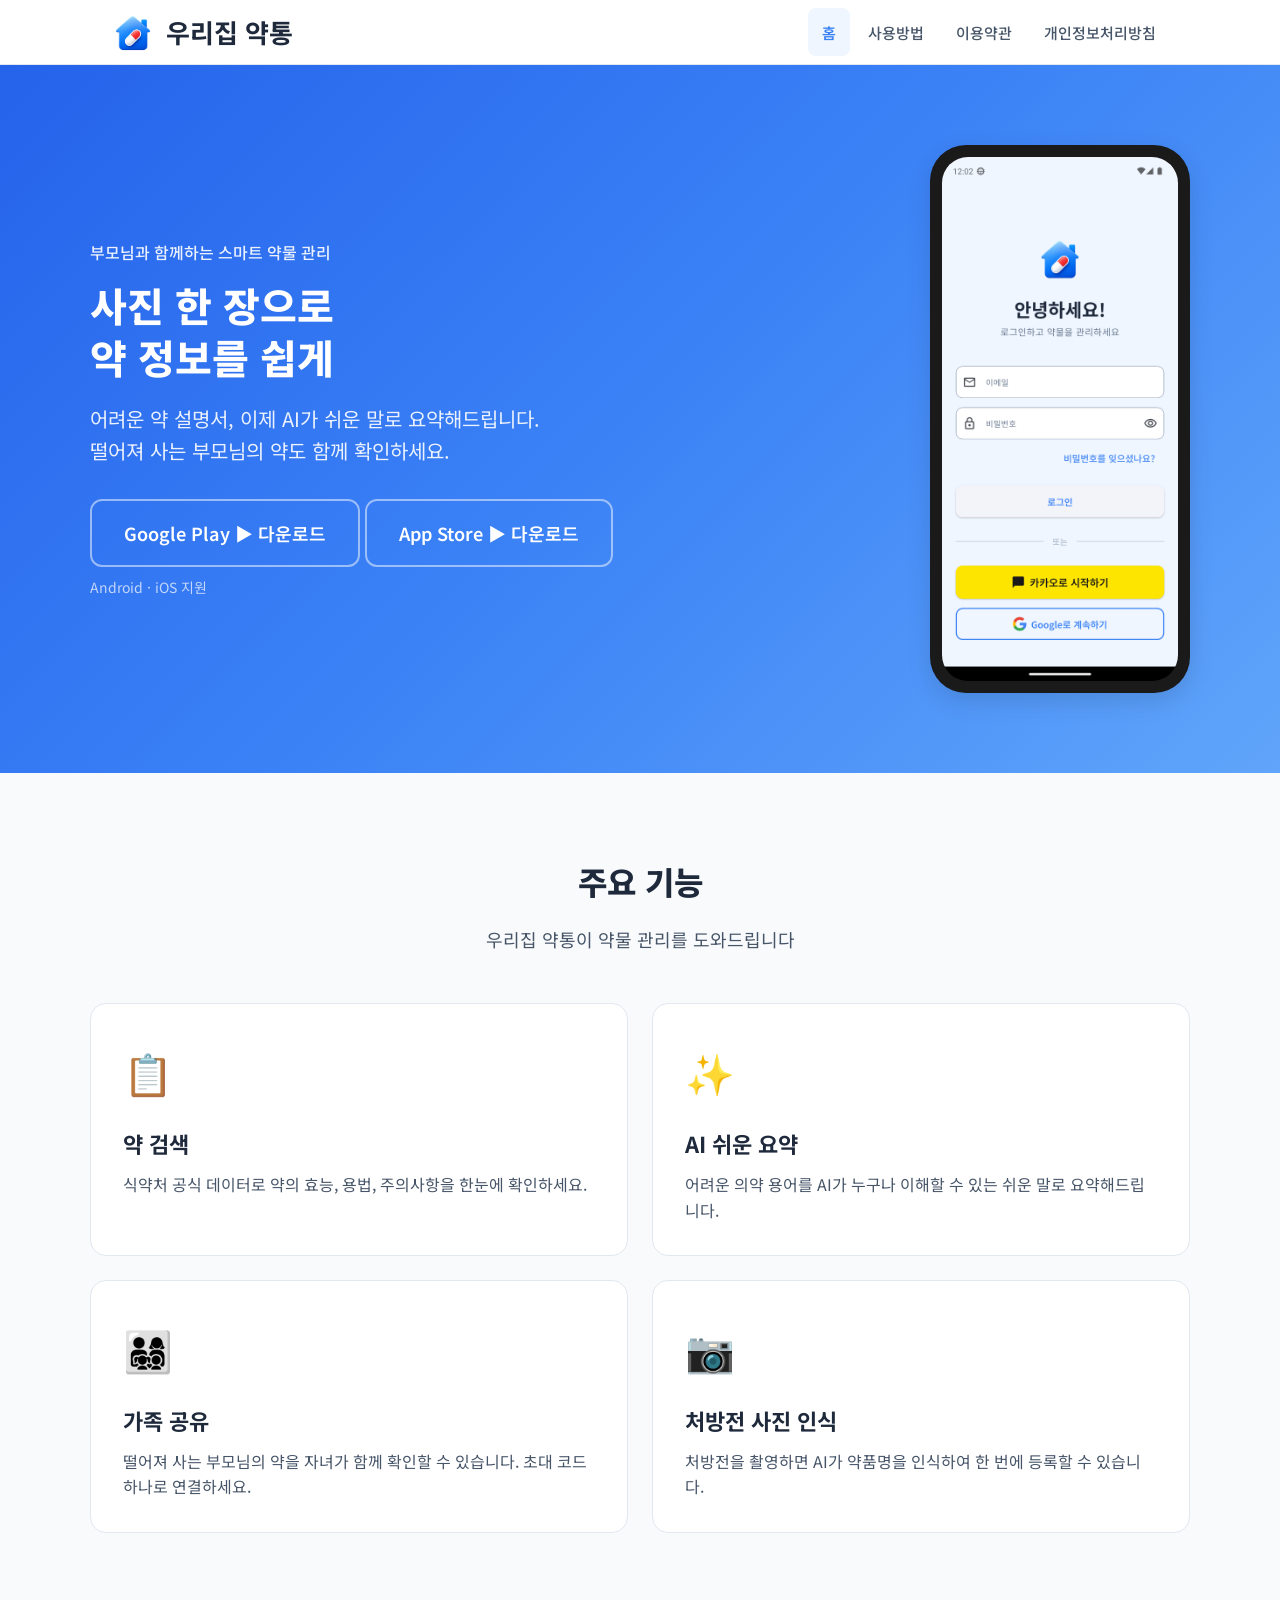
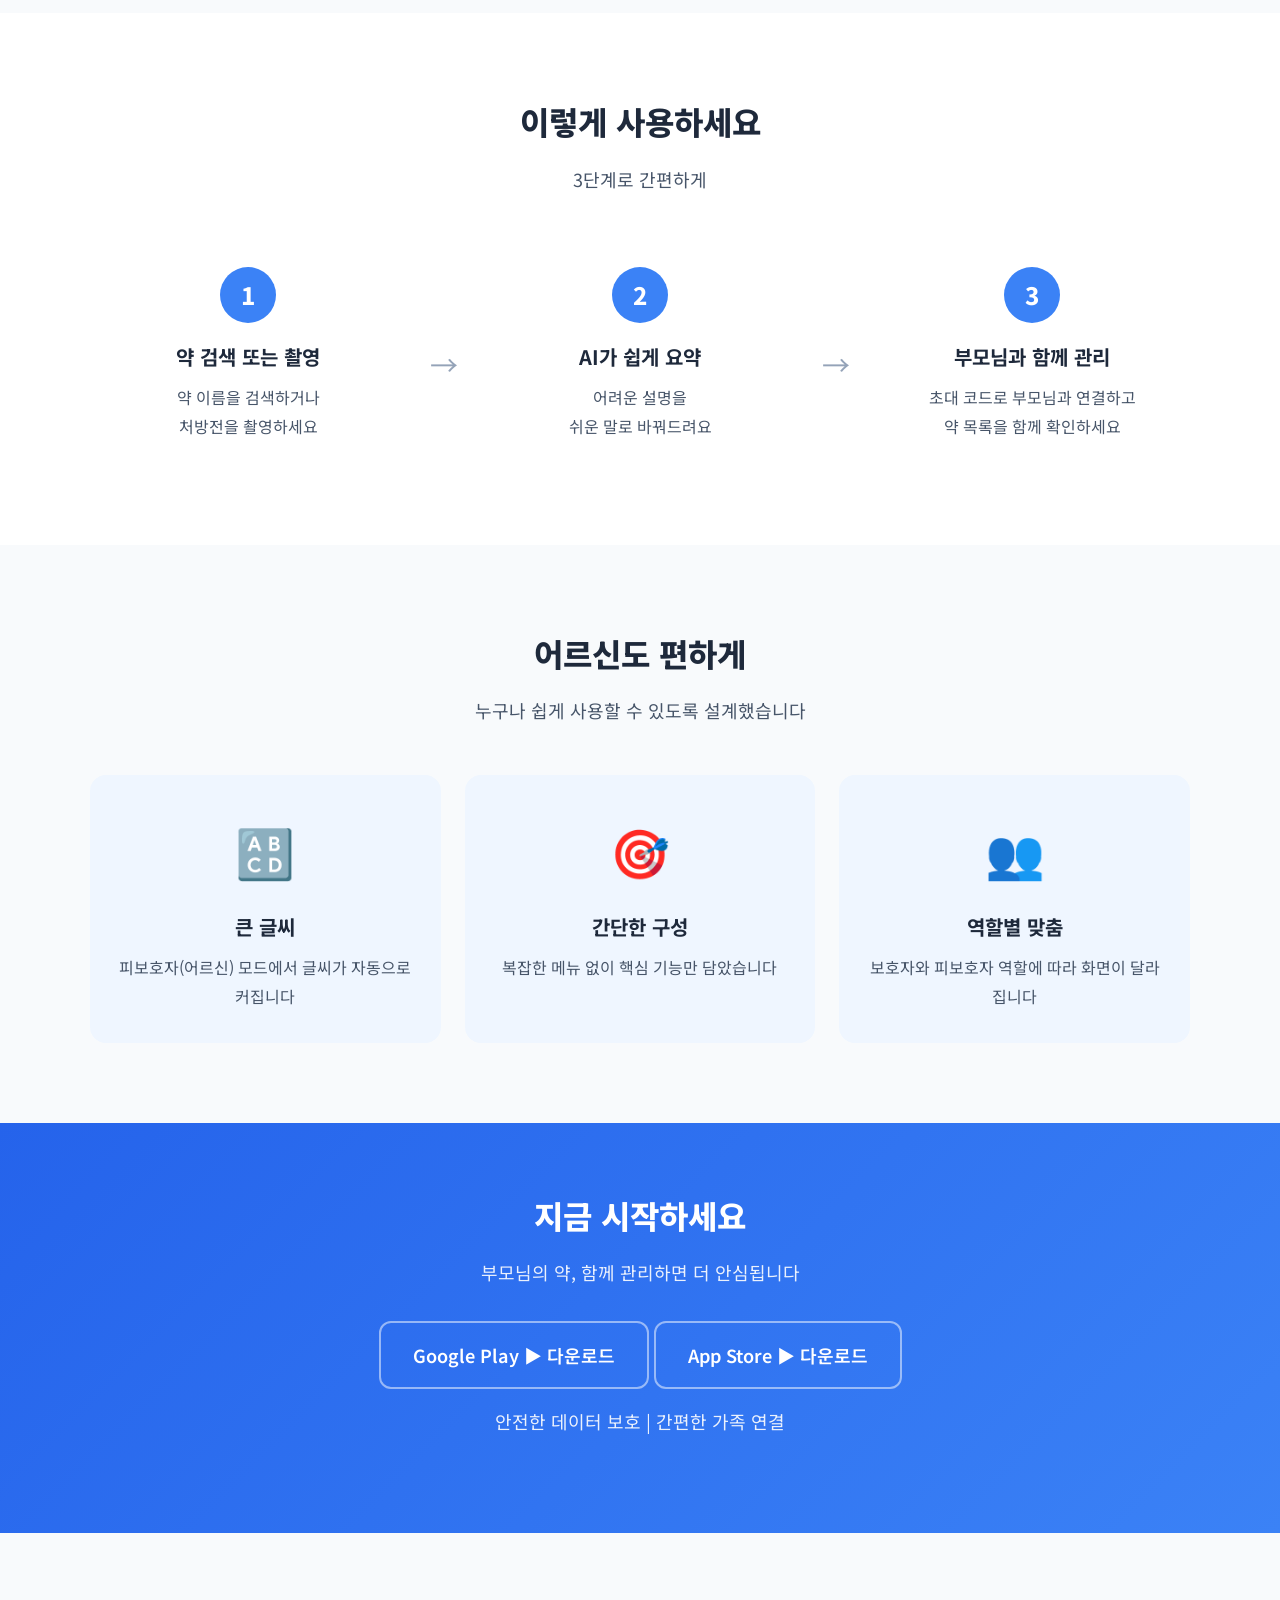
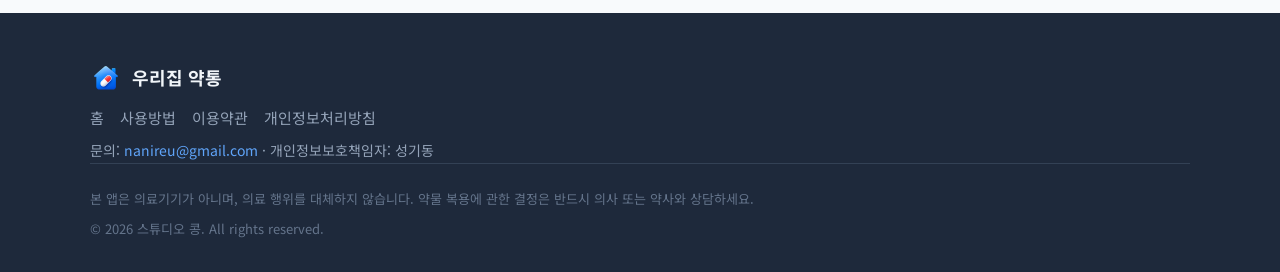
<file: index.html>
<!DOCTYPE html>
<html lang="ko">
<head>
    <meta charset="UTF-8">
    <meta name="viewport" content="width=device-width, initial-scale=1.0">
    <title>우리집 약통 - 부모님과 함께하는 스마트 약물 관리</title>
    <meta name="description" content="사진 한 장으로 약 정보 확인, 떨어져 사는 부모님의 약까지 함께 관리하는 스마트 약통. 식약처 공식 데이터 기반, AI 약물 요약, 가족 공유 기능.">
    <meta name="theme-color" content="#3B82F6">
    <meta name="naver-site-verification" content="80fe2610517864376b38165ec230e913fec53cd1" />
    <meta property="og:type" content="website">
    <meta property="og:site_name" content="우리집 약통">
    <meta property="og:url" content="https://fammed.kr/">
    <meta property="og:title" content="우리집 약통 - 부모님과 함께하는 스마트 약물 관리">
    <meta property="og:description" content="사진 한 장으로 약 정보 확인, 떨어져 사는 부모님의 약까지 함께 관리하는 스마트 약통">
    <meta property="og:image" content="https://fammed.kr/images/feature.png">
    <meta name="twitter:card" content="summary_large_image">
    <meta name="twitter:title" content="우리집 약통 - 부모님과 함께하는 스마트 약물 관리">
    <meta name="twitter:description" content="사진 한 장으로 약 정보 확인, 떨어져 사는 부모님의 약까지 함께 관리하는 스마트 약통">
    <meta name="twitter:image" content="https://fammed.kr/images/feature.png">
    <link rel="canonical" href="https://fammed.kr/">
    <link rel="icon" type="image/png" href="images/favicon.png?v=3">
    <link rel="preconnect" href="https://fonts.googleapis.com">
    <link rel="preconnect" href="https://fonts.gstatic.com" crossorigin>
    <link href="https://fonts.googleapis.com/css2?family=Noto+Sans+KR:wght@400;500;600;700;800&display=swap" rel="stylesheet">
    <link rel="stylesheet" href="css/style.css">
</head>
<body>

<!-- Header -->
<header class="site-header">
    <div class="header-inner">
        <a href="index.html" class="header-logo">
            <span class="logo-mark">
                <img src="images/logo.png" alt="우리집 약통 로고" class="logo-base">
                <img src="images/logo_capsule.png" alt="" aria-hidden="true" class="logo-capsule">
            </span>
            <h1>우리집 약통</h1>
        </a>
        <button class="hamburger" onclick="this.classList.toggle('open');this.nextElementSibling.querySelector('.header-nav').classList.toggle('open')" aria-label="메뉴">
            <span></span>
            <span></span>
            <span></span>
        </button>
        <nav>
            <ul class="header-nav">
                <li><a href="index.html" class="active">홈</a></li>
                <li><a href="guide.html">사용방법</a></li>
                <li><a href="terms.html">이용약관</a></li>
                <li><a href="privacy.html">개인정보처리방침</a></li>
            </ul>
        </nav>
    </div>
</header>

<!-- Hero -->
<section class="hero">
    <div class="hero-inner">
        <div class="hero-text">
            <p class="hero-tagline">부모님과 함께하는 스마트 약물 관리</p>
            <h1>사진 한 장으로<br>약 정보를 쉽게</h1>
            <p class="hero-desc">
                어려운 약 설명서, 이제 AI가 쉬운 말로 요약해드립니다.<br>
                떨어져 사는 부모님의 약도 함께 확인하세요.
            </p>
            <a href="https://play.google.com/store/apps/details?id=com.fammed.fammed" class="btn btn-outline" target="_blank" rel="noopener">
                Google Play ▶ 다운로드
            </a>
            <a href="https://apps.apple.com/kr/app/id6784476126" class="btn btn-outline" target="_blank" rel="noopener">
                App Store ▶ 다운로드
            </a>
            <p class="btn-sub">Android · iOS 지원</p>
        </div>
        <div class="hero-phone">
            <div class="phone-mockup">
                <img src="images/login.png" alt="우리집 약통 앱 화면">
            </div>
        </div>
    </div>
</section>

<!-- Features -->
<section class="section">
    <div class="container">
        <h2 class="section-title">주요 기능</h2>
        <p class="section-subtitle">우리집 약통이 약물 관리를 도와드립니다</p>
    </div>
    <div class="features-grid">
        <div class="feature-card">
            <div class="feature-icon">&#x1F4CB;</div>
            <h3>약 검색</h3>
            <p>식약처 공식 데이터로 약의 효능, 용법, 주의사항을 한눈에 확인하세요.</p>
        </div>
        <div class="feature-card">
            <div class="feature-icon">&#x2728;</div>
            <h3>AI 쉬운 요약</h3>
            <p>어려운 의약 용어를 AI가 누구나 이해할 수 있는 쉬운 말로 요약해드립니다.</p>
        </div>
        <div class="feature-card">
            <div class="feature-icon">&#x1F468;&#x200D;&#x1F469;&#x200D;&#x1F467;&#x200D;&#x1F466;</div>
            <h3>가족 공유</h3>
            <p>떨어져 사는 부모님의 약을 자녀가 함께 확인할 수 있습니다. 초대 코드 하나로 연결하세요.</p>
        </div>
        <div class="feature-card">
            <div class="feature-icon">&#x1F4F7;</div>
            <h3>처방전 사진 인식</h3>
            <p>처방전을 촬영하면 AI가 약품명을 인식하여 한 번에 등록할 수 있습니다.</p>
        </div>
    </div>
</section>

<!-- How It Works -->
<section class="section section-alt">
    <div class="container">
        <h2 class="section-title">이렇게 사용하세요</h2>
        <p class="section-subtitle">3단계로 간편하게</p>
    </div>
    <div class="steps">
        <div class="step">
            <div class="step-number">1</div>
            <h3>약 검색 또는 촬영</h3>
            <p>약 이름을 검색하거나<br>처방전을 촬영하세요</p>
        </div>
        <div class="step-arrow">&#x2192;</div>
        <div class="step">
            <div class="step-number">2</div>
            <h3>AI가 쉽게 요약</h3>
            <p>어려운 설명을<br>쉬운 말로 바꿔드려요</p>
        </div>
        <div class="step-arrow">&#x2192;</div>
        <div class="step">
            <div class="step-number">3</div>
            <h3>부모님과 함께 관리</h3>
            <p>초대 코드로 부모님과 연결하고<br>약 목록을 함께 확인하세요</p>
        </div>
    </div>
</section>

<!-- Elderly Friendly -->
<section class="section">
    <div class="container">
        <h2 class="section-title">어르신도 편하게</h2>
        <p class="section-subtitle">누구나 쉽게 사용할 수 있도록 설계했습니다</p>
    </div>
    <div class="elderly-features">
        <div class="elderly-card">
            <div class="feature-icon">&#x1F520;</div>
            <h3>큰 글씨</h3>
            <p>피보호자(어르신) 모드에서 글씨가 자동으로 커집니다</p>
        </div>
        <div class="elderly-card">
            <div class="feature-icon">&#x1F3AF;</div>
            <h3>간단한 구성</h3>
            <p>복잡한 메뉴 없이 핵심 기능만 담았습니다</p>
        </div>
        <div class="elderly-card">
            <div class="feature-icon">&#x1F465;</div>
            <h3>역할별 맞춤</h3>
            <p>보호자와 피보호자 역할에 따라 화면이 달라집니다</p>
        </div>
    </div>
</section>

<!-- CTA -->
<section class="cta">
    <h2>지금 시작하세요</h2>
    <p>부모님의 약, 함께 관리하면 더 안심됩니다</p>
    <a href="https://play.google.com/store/apps/details?id=com.fammed.fammed" class="btn btn-outline" target="_blank" rel="noopener">
        Google Play ▶ 다운로드
    </a>
    <a href="https://apps.apple.com/kr/app/id6784476126" class="btn btn-outline" target="_blank" rel="noopener">
        App Store ▶ 다운로드
    </a>
    <p class="cta-sub">안전한 데이터 보호 | 간편한 가족 연결</p>
</section>

<!-- Footer -->
<footer class="site-footer">
    <div class="footer-inner">
        <div>
            <div class="footer-brand">
                <img src="images/logo.png" alt="우리집 약통">
                <span>우리집 약통</span>
            </div>
            <ul class="footer-nav">
                <li><a href="index.html">홈</a></li>
                <li><a href="guide.html">사용방법</a></li>
                <li><a href="terms.html">이용약관</a></li>
                <li><a href="privacy.html">개인정보처리방침</a></li>
            </ul>
            <p class="footer-contact">문의: <a href="mailto:nanireu@gmail.com">nanireu@gmail.com</a> · 개인정보보호책임자: 성기동</p>
        </div>
        <p class="footer-disclaimer">
            본 앱은 의료기기가 아니며, 의료 행위를 대체하지 않습니다.
            약물 복용에 관한 결정은 반드시 의사 또는 약사와 상담하세요.
        </p>
        <p class="footer-copyright">&copy; 2026 스튜디오 콩. All rights reserved.</p>
    </div>
</footer>

</body>
</html>
</file>
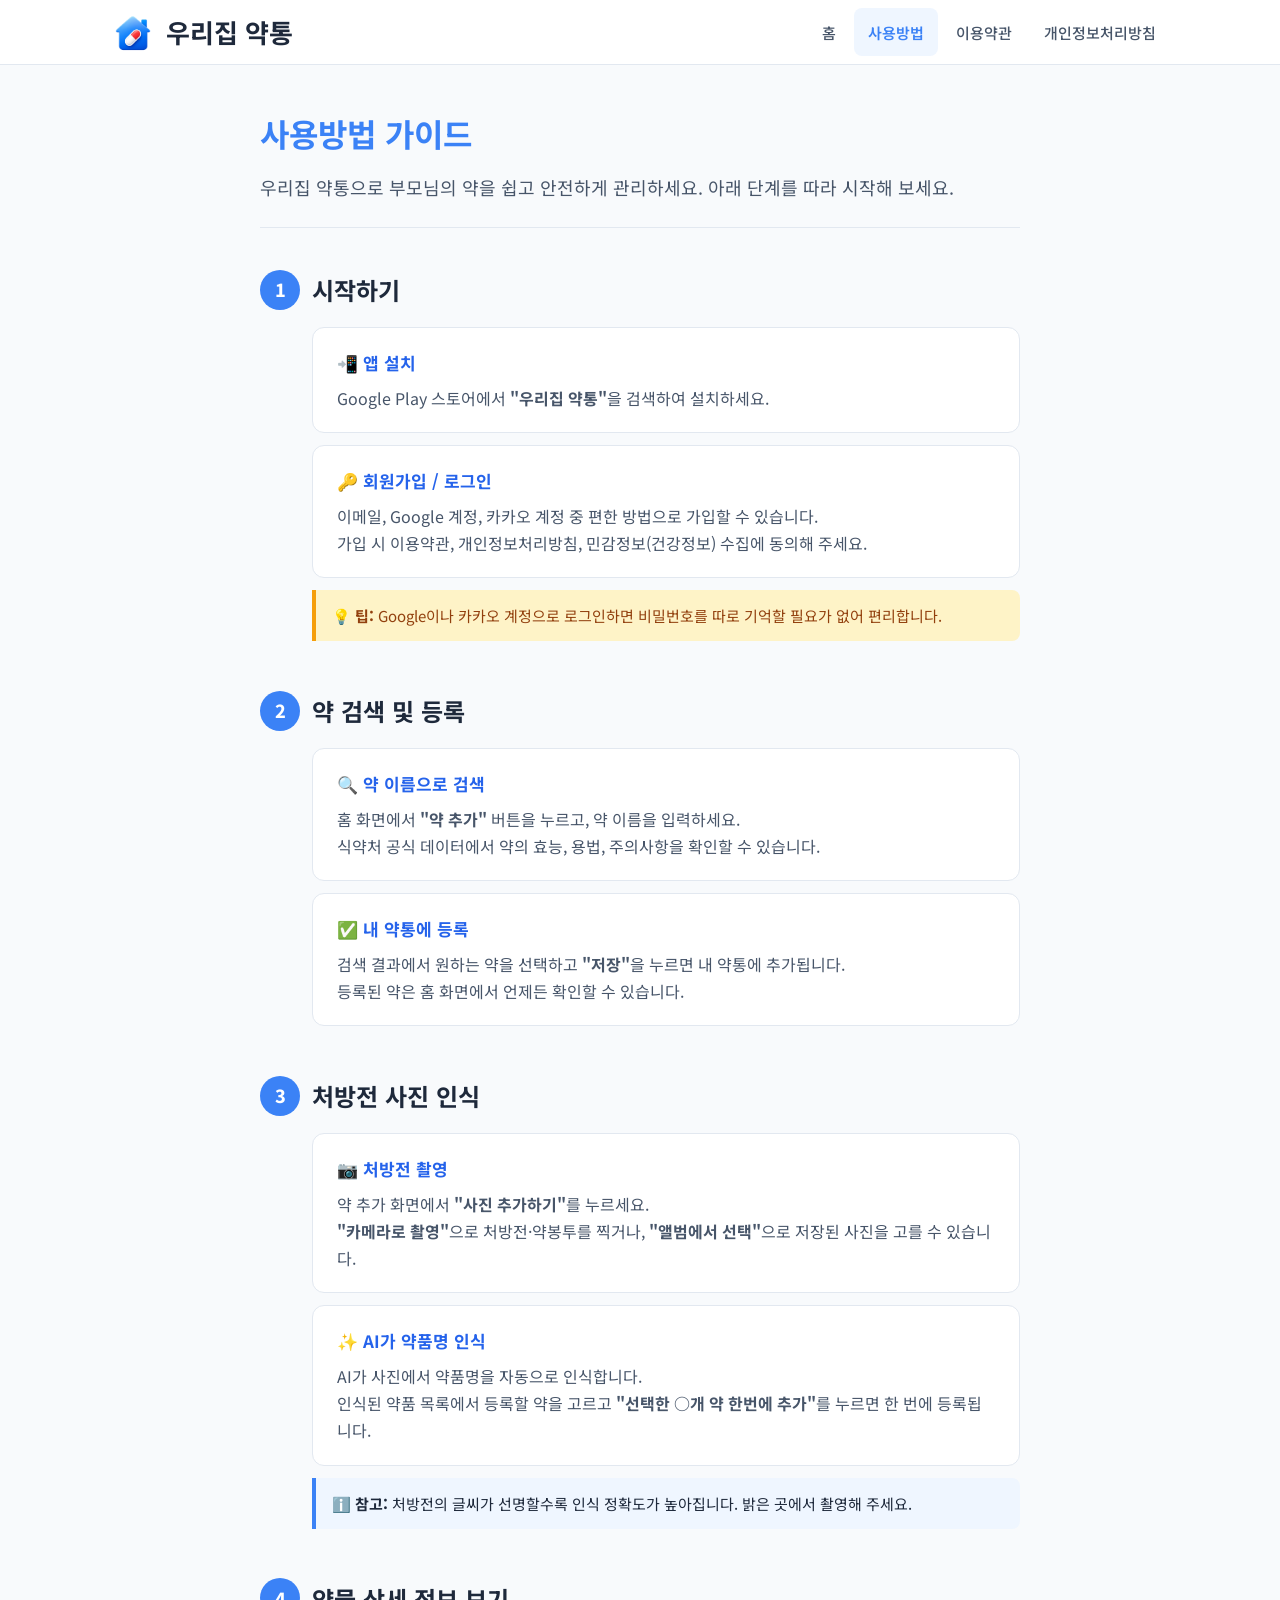
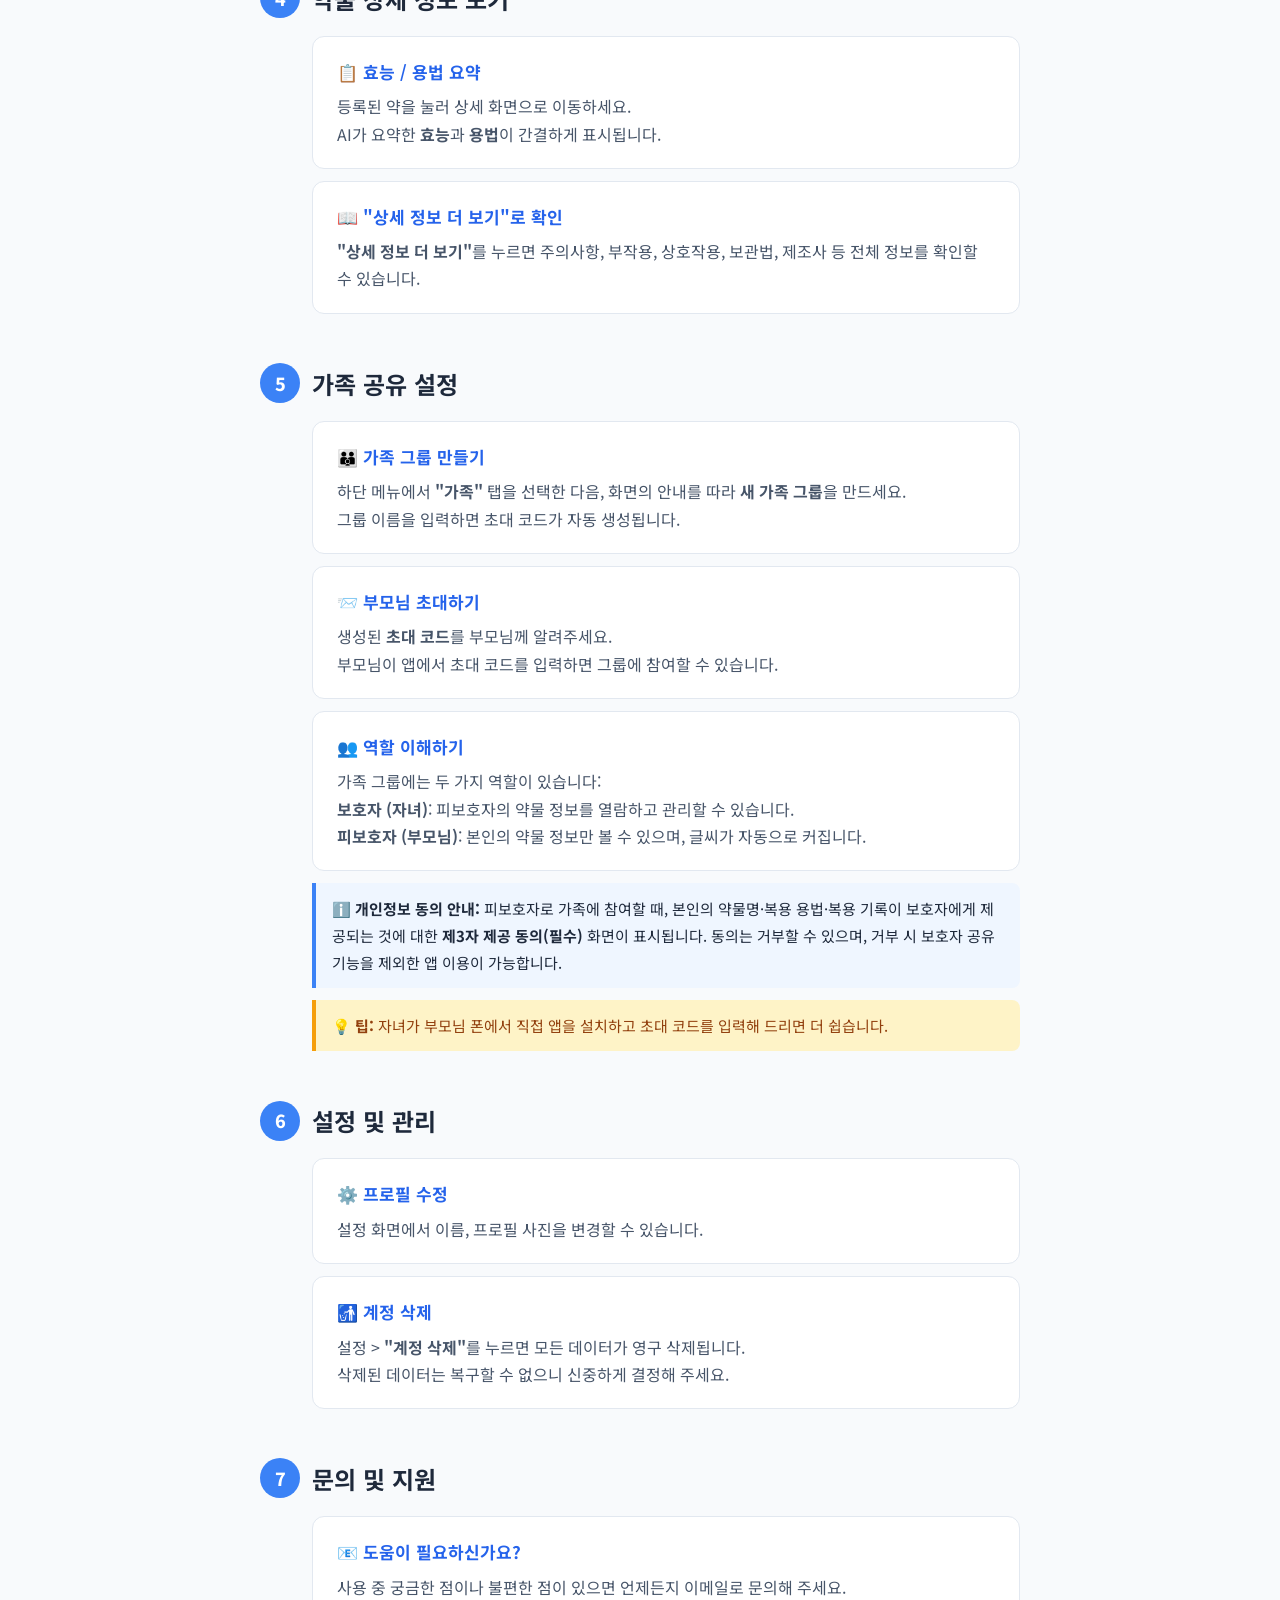
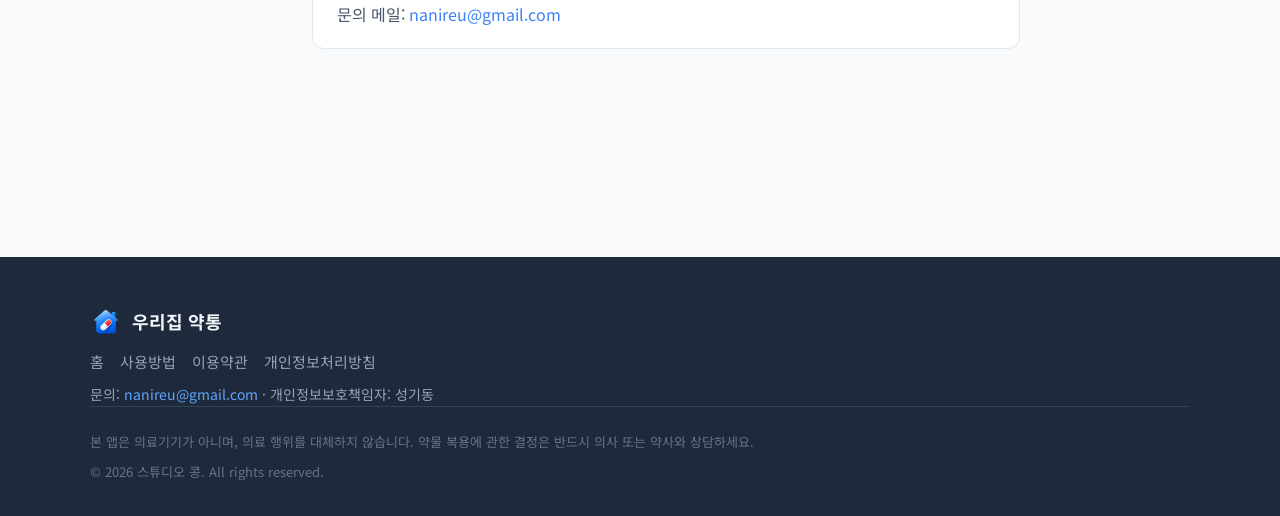
<file: guide.html>
<!DOCTYPE html>
<html lang="ko">
<head>
    <meta charset="UTF-8">
    <meta name="viewport" content="width=device-width, initial-scale=1.0">
    <title>사용방법 - 우리집 약통</title>
    <meta name="description" content="우리집 약통 앱 사용 가이드. 약 검색, AI 요약, 가족 공유 기능 사용법을 알아보세요.">
    <meta name="theme-color" content="#3B82F6">
    <meta property="og:type" content="website">
    <meta property="og:site_name" content="우리집 약통">
    <meta property="og:url" content="https://fammed.kr/guide.html">
    <meta property="og:title" content="사용방법 - 우리집 약통">
    <meta property="og:description" content="우리집 약통 앱 사용 가이드. 약 검색, AI 요약, 가족 공유 기능 사용법을 알아보세요.">
    <meta property="og:image" content="https://fammed.kr/images/feature.png">
    <meta name="twitter:card" content="summary_large_image">
    <meta name="twitter:title" content="사용방법 - 우리집 약통">
    <meta name="twitter:description" content="우리집 약통 앱 사용 가이드. 약 검색, AI 요약, 가족 공유 기능 사용법을 알아보세요.">
    <meta name="twitter:image" content="https://fammed.kr/images/feature.png">
    <link rel="canonical" href="https://fammed.kr/guide.html">
    <link rel="icon" type="image/png" href="images/favicon.png?v=3">
    <link rel="preconnect" href="https://fonts.googleapis.com">
    <link rel="preconnect" href="https://fonts.gstatic.com" crossorigin>
    <link href="https://fonts.googleapis.com/css2?family=Noto+Sans+KR:wght@400;500;600;700;800&display=swap" rel="stylesheet">
    <link rel="stylesheet" href="css/style.css">
</head>
<body>

<!-- Header -->
<header class="site-header">
    <div class="header-inner">
        <a href="index.html" class="header-logo">
            <span class="logo-mark">
                <img src="images/logo.png" alt="우리집 약통 로고" class="logo-base">
                <img src="images/logo_capsule.png" alt="" aria-hidden="true" class="logo-capsule">
            </span>
            <span>우리집 약통</span>
        </a>
        <button class="hamburger" onclick="this.classList.toggle('open');this.nextElementSibling.querySelector('.header-nav').classList.toggle('open')" aria-label="메뉴">
            <span></span>
            <span></span>
            <span></span>
        </button>
        <nav>
            <ul class="header-nav">
                <li><a href="index.html">홈</a></li>
                <li><a href="guide.html" class="active">사용방법</a></li>
                <li><a href="terms.html">이용약관</a></li>
                <li><a href="privacy.html">개인정보처리방침</a></li>
            </ul>
        </nav>
    </div>
</header>

<!-- Guide Content -->
<main class="guide-content">
    <h1>사용방법 가이드</h1>
    <p class="guide-intro">우리집 약통으로 부모님의 약을 쉽고 안전하게 관리하세요. 아래 단계를 따라 시작해 보세요.</p>

    <!-- Section 1 -->
    <div class="guide-section">
        <div class="guide-section-header">
            <div class="guide-section-number">1</div>
            <h2>시작하기</h2>
        </div>
        <div class="guide-step">
            <h3>&#x1F4F2; 앱 설치</h3>
            <p>Google Play 스토어에서 <strong>"우리집 약통"</strong>을 검색하여 설치하세요.</p>
        </div>
        <div class="guide-step">
            <h3>&#x1F511; 회원가입 / 로그인</h3>
            <p>이메일, Google 계정, 카카오 계정 중 편한 방법으로 가입할 수 있습니다.<br>
            가입 시 이용약관, 개인정보처리방침, 민감정보(건강정보) 수집에 동의해 주세요.</p>
        </div>
        <div class="guide-tip">&#x1F4A1; <strong>팁:</strong> Google이나 카카오 계정으로 로그인하면 비밀번호를 따로 기억할 필요가 없어 편리합니다.</div>
    </div>

    <!-- Section 2 -->
    <div class="guide-section">
        <div class="guide-section-header">
            <div class="guide-section-number">2</div>
            <h2>약 검색 및 등록</h2>
        </div>
        <div class="guide-step">
            <h3>&#x1F50D; 약 이름으로 검색</h3>
            <p>홈 화면에서 <strong>"약 추가"</strong> 버튼을 누르고, 약 이름을 입력하세요.<br>
            식약처 공식 데이터에서 약의 효능, 용법, 주의사항을 확인할 수 있습니다.</p>
        </div>
        <div class="guide-step">
            <h3>&#x2705; 내 약통에 등록</h3>
            <p>검색 결과에서 원하는 약을 선택하고 <strong>"저장"</strong>을 누르면 내 약통에 추가됩니다.<br>
            등록된 약은 홈 화면에서 언제든 확인할 수 있습니다.</p>
        </div>
    </div>

    <!-- Section 3 -->
    <div class="guide-section">
        <div class="guide-section-header">
            <div class="guide-section-number">3</div>
            <h2>처방전 사진 인식</h2>
        </div>
        <div class="guide-step">
            <h3>&#x1F4F7; 처방전 촬영</h3>
            <p>약 추가 화면에서 <strong>"사진 추가하기"</strong>를 누르세요.<br>
            <strong>"카메라로 촬영"</strong>으로 처방전·약봉투를 찍거나, <strong>"앨범에서 선택"</strong>으로 저장된 사진을 고를 수 있습니다.</p>
        </div>
        <div class="guide-step">
            <h3>&#x2728; AI가 약품명 인식</h3>
            <p>AI가 사진에서 약품명을 자동으로 인식합니다.<br>
            인식된 약품 목록에서 등록할 약을 고르고 <strong>"선택한 ○개 약 한번에 추가"</strong>를 누르면 한 번에 등록됩니다.</p>
        </div>
        <div class="guide-note">&#x2139;&#xFE0F; <strong>참고:</strong> 처방전의 글씨가 선명할수록 인식 정확도가 높아집니다. 밝은 곳에서 촬영해 주세요.</div>
    </div>

    <!-- Section 4 -->
    <div class="guide-section">
        <div class="guide-section-header">
            <div class="guide-section-number">4</div>
            <h2>약물 상세 정보 보기</h2>
        </div>
        <div class="guide-step">
            <h3>&#x1F4CB; 효능 / 용법 요약</h3>
            <p>등록된 약을 눌러 상세 화면으로 이동하세요.<br>
            AI가 요약한 <strong>효능</strong>과 <strong>용법</strong>이 간결하게 표시됩니다.</p>
        </div>
        <div class="guide-step">
            <h3>&#x1F4D6; "상세 정보 더 보기"로 확인</h3>
            <p><strong>"상세 정보 더 보기"</strong>를 누르면 주의사항, 부작용, 상호작용, 보관법, 제조사 등 전체 정보를 확인할 수 있습니다.</p>
        </div>
    </div>

    <!-- Section 5 -->
    <div class="guide-section">
        <div class="guide-section-header">
            <div class="guide-section-number">5</div>
            <h2>가족 공유 설정</h2>
        </div>
        <div class="guide-step">
            <h3>&#x1F46A; 가족 그룹 만들기</h3>
            <p>하단 메뉴에서 <strong>"가족"</strong> 탭을 선택한 다음, 화면의 안내를 따라 <strong>새 가족 그룹</strong>을 만드세요.<br>
            그룹 이름을 입력하면 초대 코드가 자동 생성됩니다.</p>
        </div>
        <div class="guide-step">
            <h3>&#x1F4E8; 부모님 초대하기</h3>
            <p>생성된 <strong>초대 코드</strong>를 부모님께 알려주세요.<br>
            부모님이 앱에서 초대 코드를 입력하면 그룹에 참여할 수 있습니다.</p>
        </div>
        <div class="guide-step">
            <h3>&#x1F465; 역할 이해하기</h3>
            <p>가족 그룹에는 두 가지 역할이 있습니다:</p>
            <p><strong>보호자 (자녀)</strong>: 피보호자의 약물 정보를 열람하고 관리할 수 있습니다.<br>
            <strong>피보호자 (부모님)</strong>: 본인의 약물 정보만 볼 수 있으며, 글씨가 자동으로 커집니다.</p>
        </div>
        <div class="guide-note">&#x2139;&#xFE0F; <strong>개인정보 동의 안내:</strong> 피보호자로 가족에 참여할 때, 본인의 약물명·복용 용법·복용 기록이 보호자에게 제공되는 것에 대한 <strong>제3자 제공 동의(필수)</strong> 화면이 표시됩니다. 동의는 거부할 수 있으며, 거부 시 보호자 공유 기능을 제외한 앱 이용이 가능합니다.</div>
        <div class="guide-tip">&#x1F4A1; <strong>팁:</strong> 자녀가 부모님 폰에서 직접 앱을 설치하고 초대 코드를 입력해 드리면 더 쉽습니다.</div>
    </div>

    <!-- Section 6 -->
    <div class="guide-section">
        <div class="guide-section-header">
            <div class="guide-section-number">6</div>
            <h2>설정 및 관리</h2>
        </div>
        <div class="guide-step">
            <h3>&#x2699;&#xFE0F; 프로필 수정</h3>
            <p>설정 화면에서 이름, 프로필 사진을 변경할 수 있습니다.</p>
        </div>
        <div class="guide-step">
            <h3>&#x1F6AE; 계정 삭제</h3>
            <p>설정 > <strong>"계정 삭제"</strong>를 누르면 모든 데이터가 영구 삭제됩니다.<br>
            삭제된 데이터는 복구할 수 없으니 신중하게 결정해 주세요.</p>
        </div>
    </div>

    <!-- Section 7 -->
    <div class="guide-section">
        <div class="guide-section-header">
            <div class="guide-section-number">7</div>
            <h2>문의 및 지원</h2>
        </div>
        <div class="guide-step">
            <h3>&#x1F4E7; 도움이 필요하신가요?</h3>
            <p>사용 중 궁금한 점이나 불편한 점이 있으면 언제든지 이메일로 문의해 주세요.<br>
            문의 메일: <a href="mailto:nanireu@gmail.com">nanireu@gmail.com</a></p>
        </div>
    </div>
</main>

<!-- Footer -->
<footer class="site-footer">
    <div class="footer-inner">
        <div>
            <div class="footer-brand">
                <img src="images/logo.png" alt="우리집 약통">
                <span>우리집 약통</span>
            </div>
            <ul class="footer-nav">
                <li><a href="index.html">홈</a></li>
                <li><a href="guide.html">사용방법</a></li>
                <li><a href="terms.html">이용약관</a></li>
                <li><a href="privacy.html">개인정보처리방침</a></li>
            </ul>
            <p class="footer-contact">문의: <a href="mailto:nanireu@gmail.com">nanireu@gmail.com</a> · 개인정보보호책임자: 성기동</p>
        </div>
        <p class="footer-disclaimer">
            본 앱은 의료기기가 아니며, 의료 행위를 대체하지 않습니다.
            약물 복용에 관한 결정은 반드시 의사 또는 약사와 상담하세요.
        </p>
        <p class="footer-copyright">&copy; 2026 스튜디오 콩. All rights reserved.</p>
    </div>
</footer>

</body>
</html>
</file>
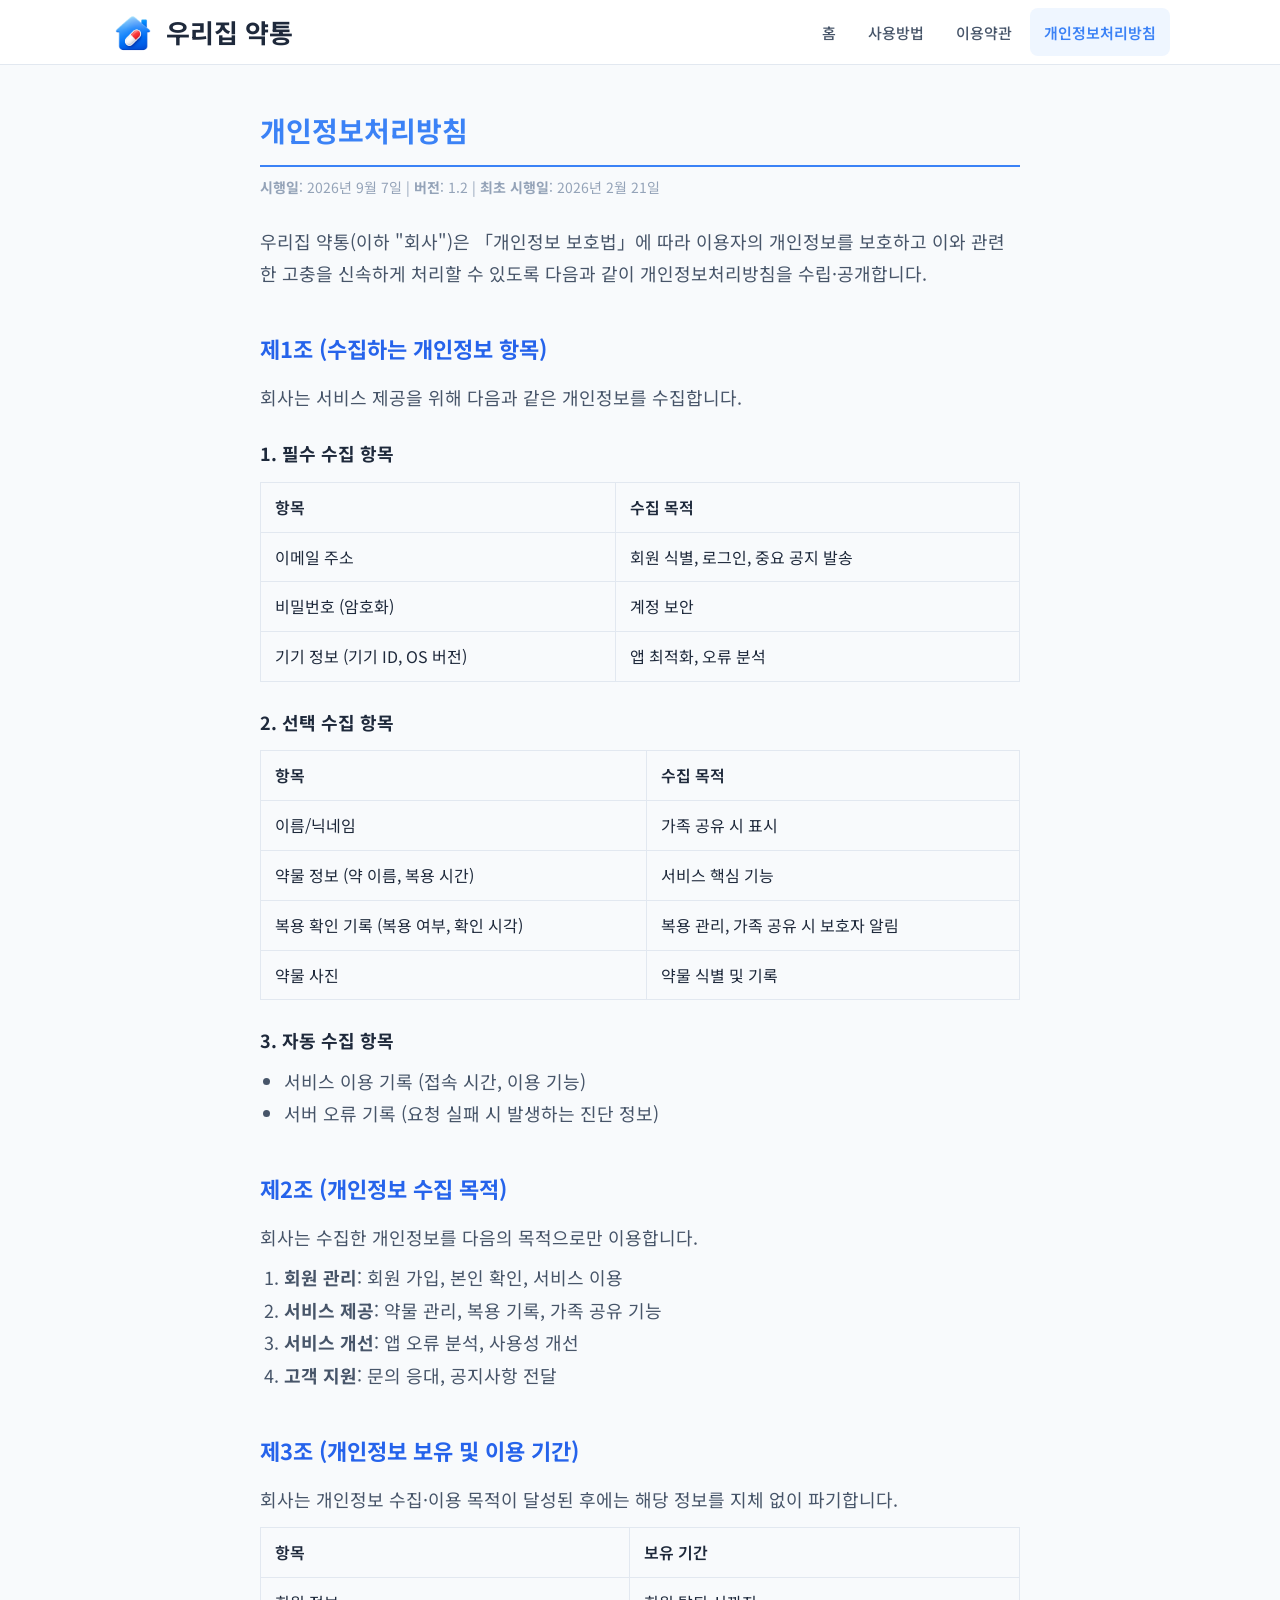
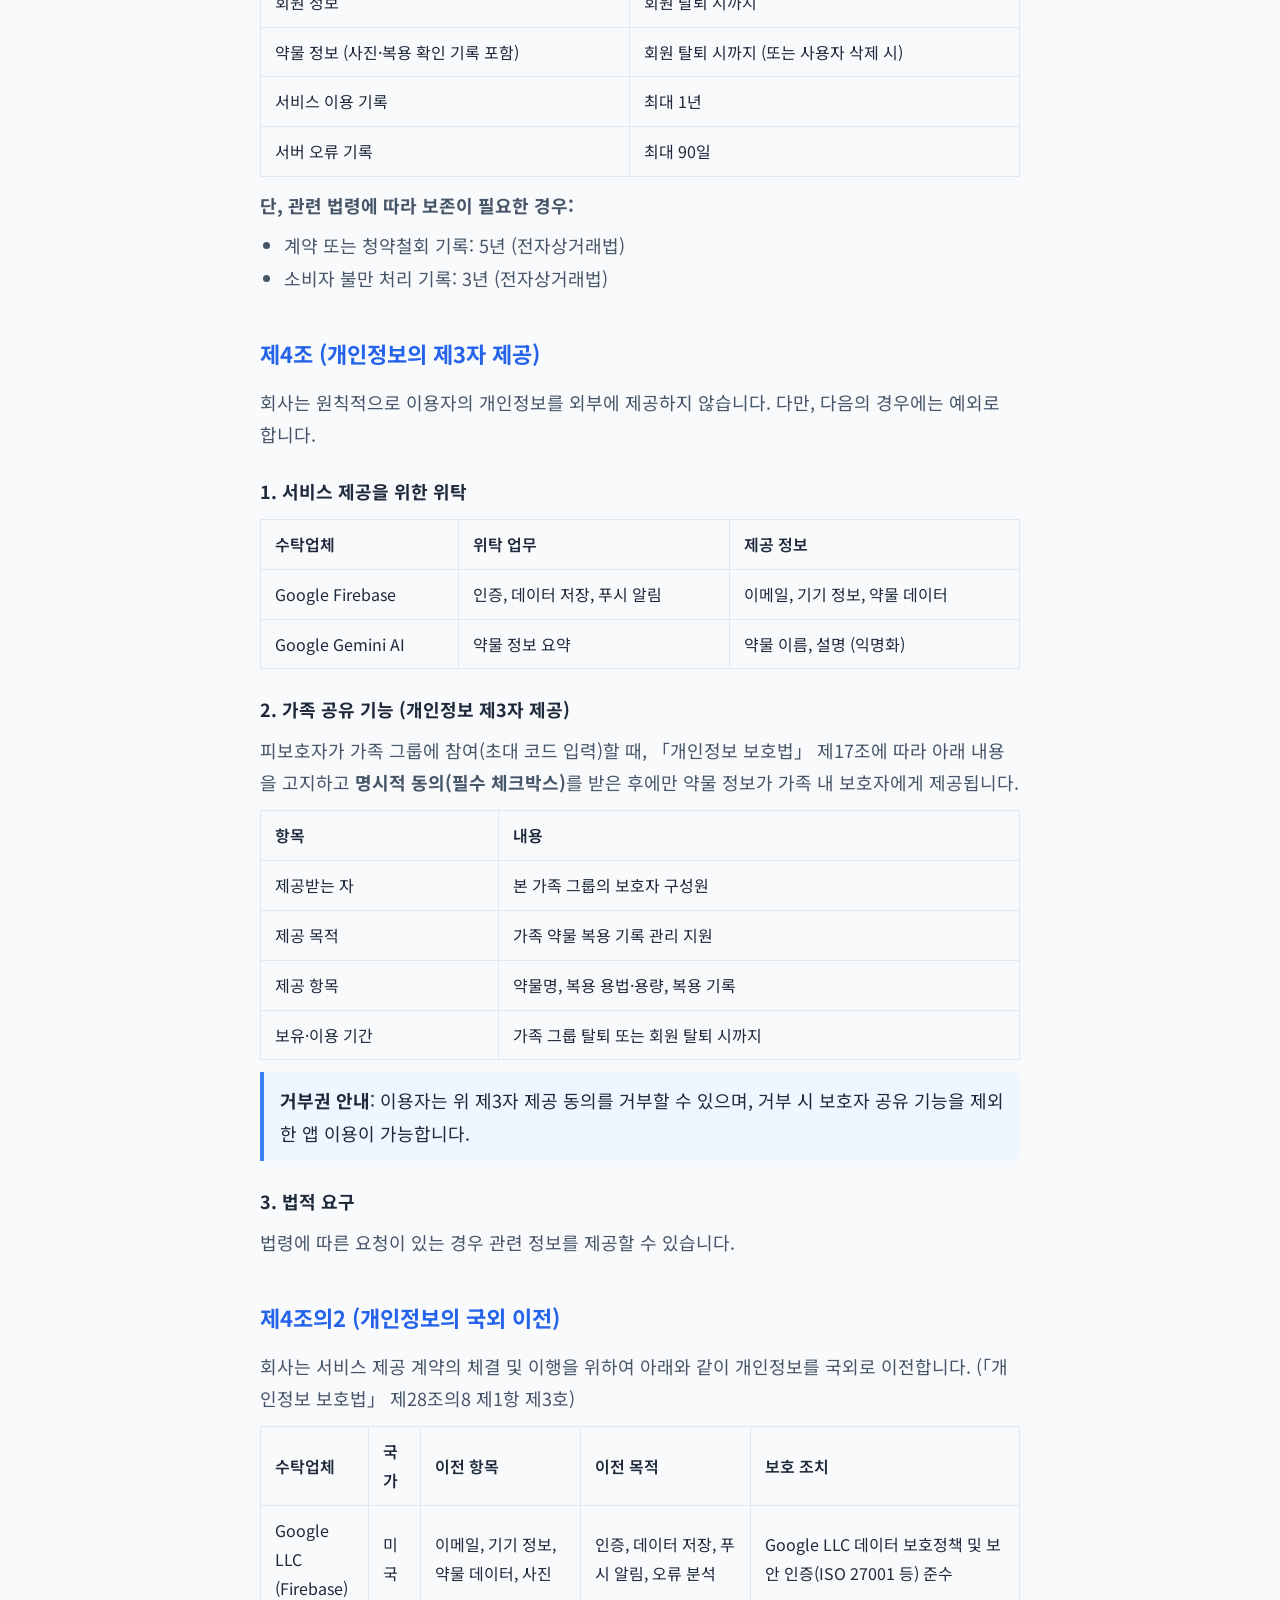
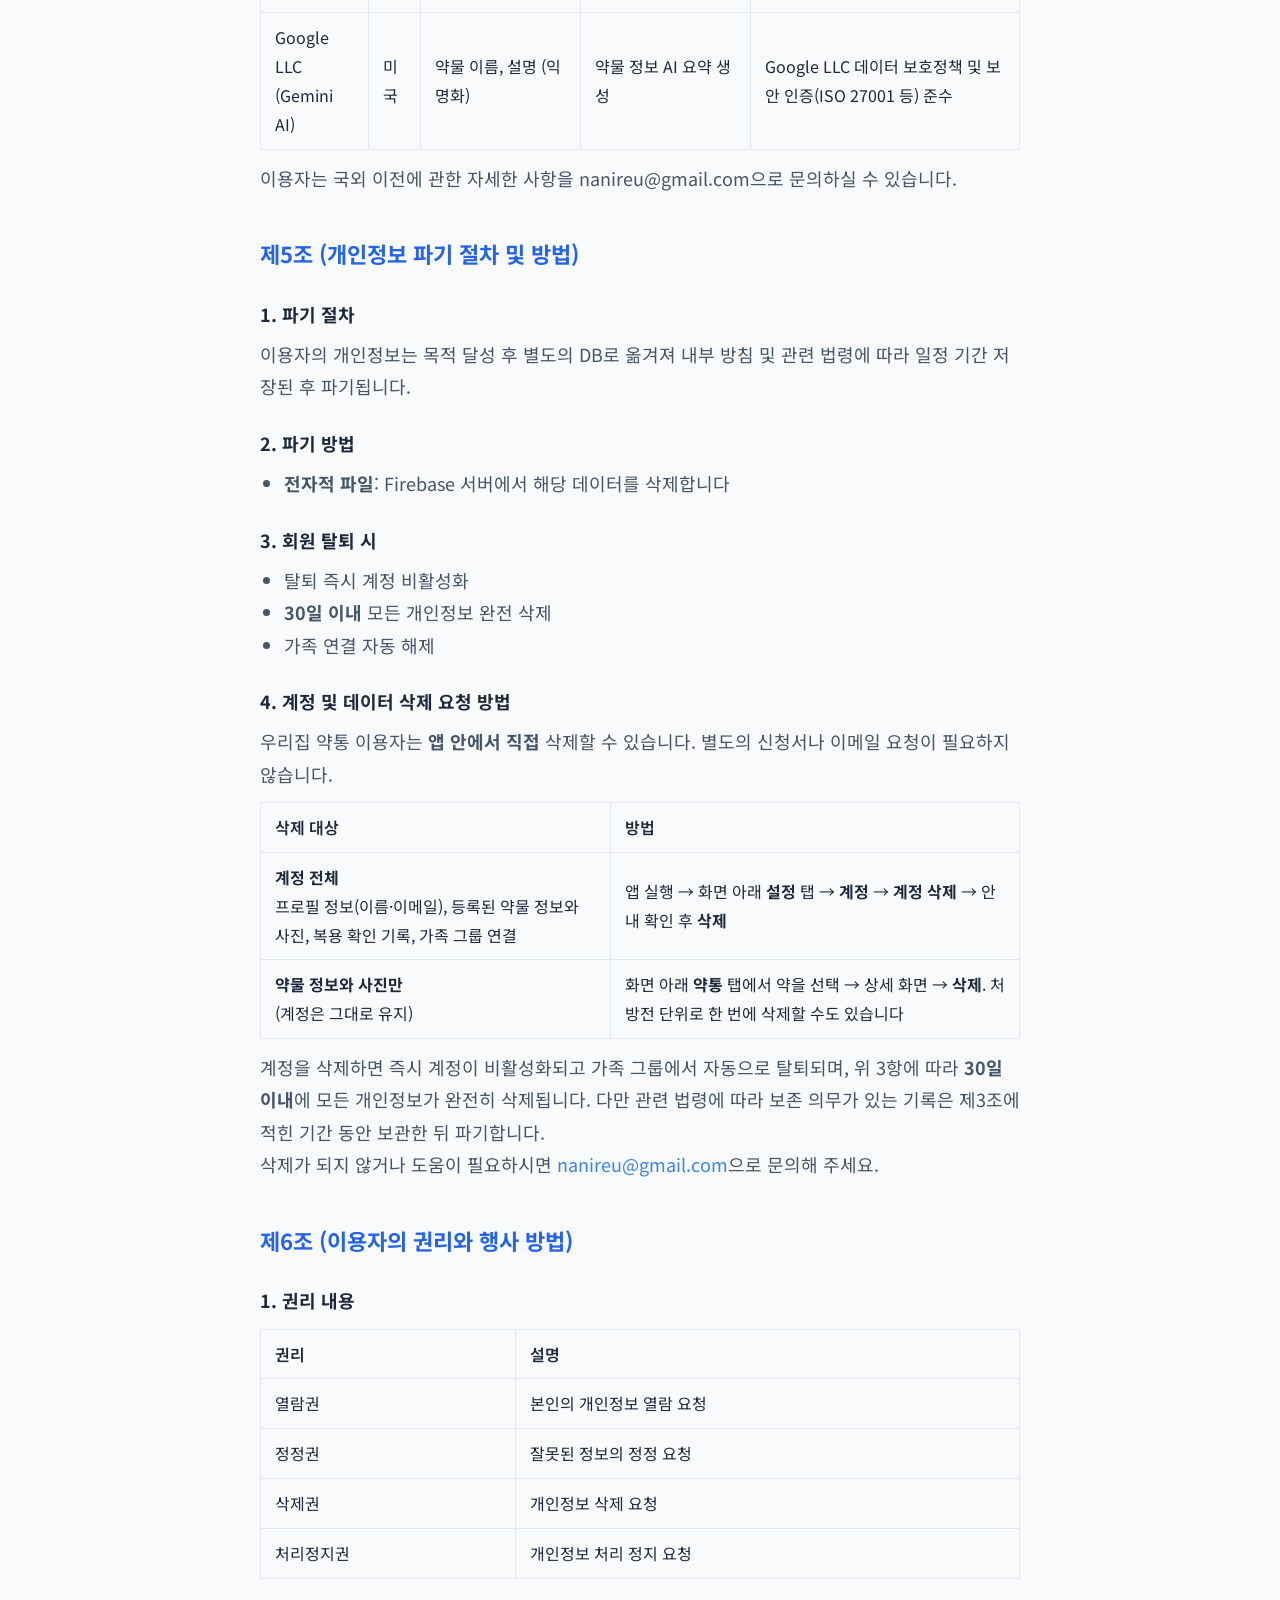
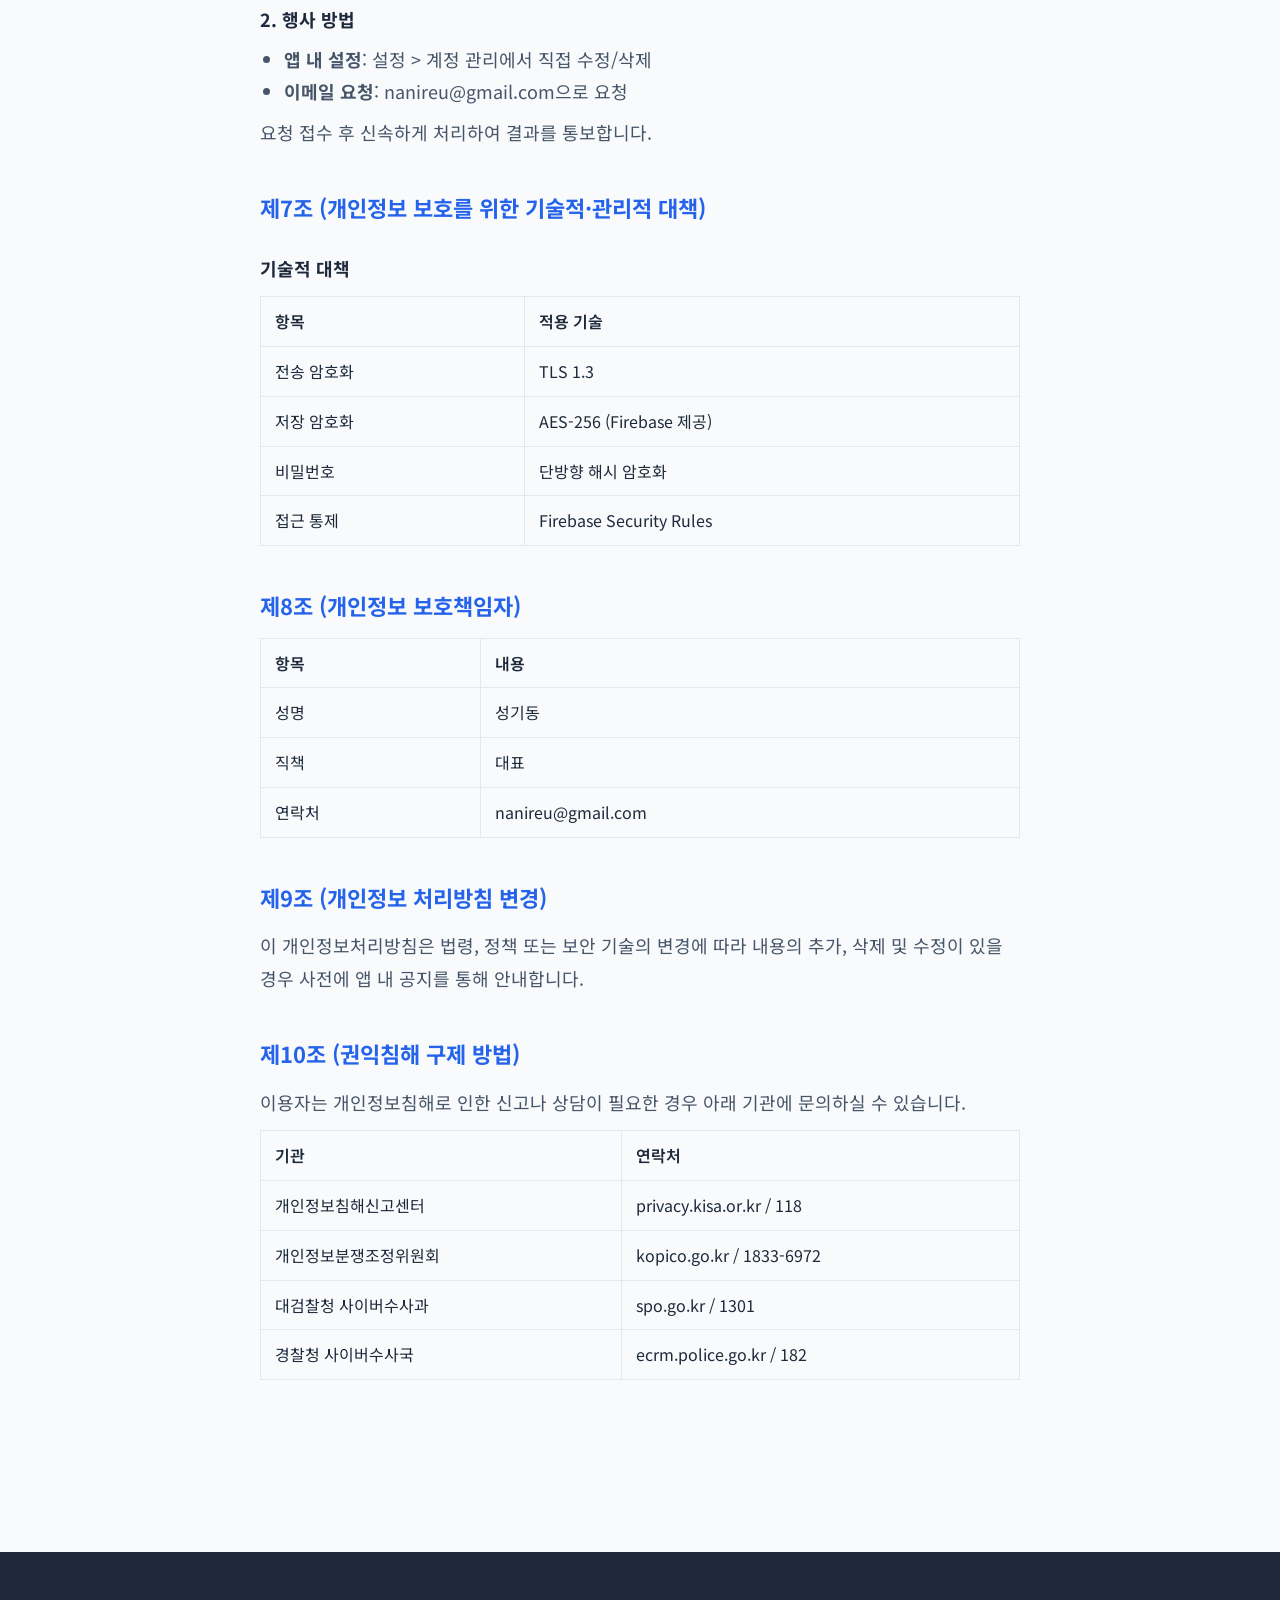
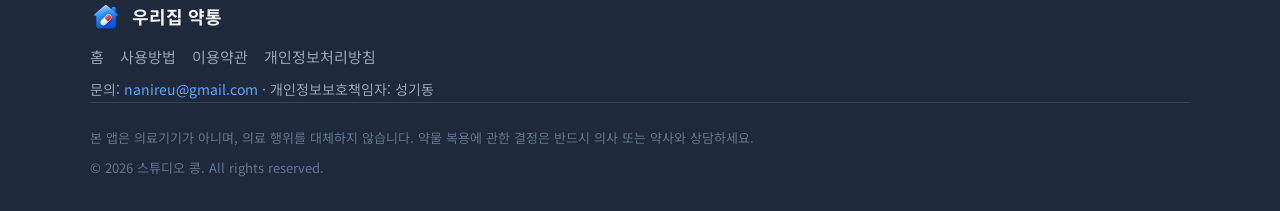
<file: privacy.html>
<!DOCTYPE html>
<html lang="ko">
<head>
    <meta charset="UTF-8">
    <meta name="viewport" content="width=device-width, initial-scale=1.0">
    <title>개인정보처리방침 - 우리집 약통</title>
    <meta name="description" content="우리집 약통 개인정보처리방침">
    <meta name="theme-color" content="#3B82F6">
    <meta property="og:type" content="website">
    <meta property="og:site_name" content="우리집 약통">
    <meta property="og:url" content="https://fammed.kr/privacy.html">
    <meta property="og:title" content="개인정보처리방침 - 우리집 약통">
    <meta property="og:description" content="우리집 약통 개인정보처리방침">
    <meta property="og:image" content="https://fammed.kr/images/feature.png">
    <meta name="twitter:card" content="summary_large_image">
    <meta name="twitter:title" content="개인정보처리방침 - 우리집 약통">
    <meta name="twitter:description" content="우리집 약통 개인정보처리방침">
    <meta name="twitter:image" content="https://fammed.kr/images/feature.png">
    <link rel="canonical" href="https://fammed.kr/privacy.html">
    <link rel="icon" type="image/png" href="images/favicon.png?v=3">
    <link rel="preconnect" href="https://fonts.googleapis.com">
    <link rel="preconnect" href="https://fonts.gstatic.com" crossorigin>
    <link href="https://fonts.googleapis.com/css2?family=Noto+Sans+KR:wght@400;500;600;700;800&display=swap" rel="stylesheet">
    <link rel="stylesheet" href="css/style.css">
</head>
<body>

<!-- Header -->
<header class="site-header">
    <div class="header-inner">
        <a href="index.html" class="header-logo">
            <span class="logo-mark">
                <img src="images/logo.png" alt="우리집 약통 로고" class="logo-base">
                <img src="images/logo_capsule.png" alt="" aria-hidden="true" class="logo-capsule">
            </span>
            <span>우리집 약통</span>
        </a>
        <button class="hamburger" onclick="this.classList.toggle('open');this.nextElementSibling.querySelector('.header-nav').classList.toggle('open')" aria-label="메뉴">
            <span></span>
            <span></span>
            <span></span>
        </button>
        <nav>
            <ul class="header-nav">
                <li><a href="index.html">홈</a></li>
                <li><a href="guide.html">사용방법</a></li>
                <li><a href="terms.html">이용약관</a></li>
                <li><a href="privacy.html" class="active">개인정보처리방침</a></li>
            </ul>
        </nav>
    </div>
</header>

<!-- Privacy Content -->
<main class="legal-content">
    <h1>개인정보처리방침</h1>
    <p class="date"><strong>시행일</strong>: 2026년 9월 7일 | <strong>버전</strong>: 1.2 | <strong>최초 시행일</strong>: 2026년 2월 21일</p>

    <p>우리집 약통(이하 "회사")은 「개인정보 보호법」에 따라 이용자의 개인정보를 보호하고 이와 관련한 고충을 신속하게 처리할 수 있도록 다음과 같이 개인정보처리방침을 수립·공개합니다.</p>

    <h2>제1조 (수집하는 개인정보 항목)</h2>
    <p>회사는 서비스 제공을 위해 다음과 같은 개인정보를 수집합니다.</p>

    <h3>1. 필수 수집 항목</h3>
    <table>
        <tr><th>항목</th><th>수집 목적</th></tr>
        <tr><td>이메일 주소</td><td>회원 식별, 로그인, 중요 공지 발송</td></tr>
        <tr><td>비밀번호 (암호화)</td><td>계정 보안</td></tr>
        <tr><td>기기 정보 (기기 ID, OS 버전)</td><td>앱 최적화, 오류 분석</td></tr>
    </table>

    <h3>2. 선택 수집 항목</h3>
    <table>
        <tr><th>항목</th><th>수집 목적</th></tr>
        <tr><td>이름/닉네임</td><td>가족 공유 시 표시</td></tr>
        <tr><td>약물 정보 (약 이름, 복용 시간)</td><td>서비스 핵심 기능</td></tr>
        <tr><td>복용 확인 기록 (복용 여부, 확인 시각)</td><td>복용 관리, 가족 공유 시 보호자 알림</td></tr>
        <tr><td>약물 사진</td><td>약물 식별 및 기록</td></tr>
    </table>

    <h3>3. 자동 수집 항목</h3>
    <ul>
        <li>서비스 이용 기록 (접속 시간, 이용 기능)</li>
        <li>서버 오류 기록 (요청 실패 시 발생하는 진단 정보)</li>
    </ul>

    <h2>제2조 (개인정보 수집 목적)</h2>
    <p>회사는 수집한 개인정보를 다음의 목적으로만 이용합니다.</p>
    <ol>
        <li><strong>회원 관리</strong>: 회원 가입, 본인 확인, 서비스 이용</li>
        <li><strong>서비스 제공</strong>: 약물 관리, 복용 기록, 가족 공유 기능</li>
        <li><strong>서비스 개선</strong>: 앱 오류 분석, 사용성 개선</li>
        <li><strong>고객 지원</strong>: 문의 응대, 공지사항 전달</li>
    </ol>

    <h2>제3조 (개인정보 보유 및 이용 기간)</h2>
    <p>회사는 개인정보 수집·이용 목적이 달성된 후에는 해당 정보를 지체 없이 파기합니다.</p>
    <table>
        <tr><th>항목</th><th>보유 기간</th></tr>
        <tr><td>회원 정보</td><td>회원 탈퇴 시까지</td></tr>
        <tr><td>약물 정보 (사진·복용 확인 기록 포함)</td><td>회원 탈퇴 시까지 (또는 사용자 삭제 시)</td></tr>
        <tr><td>서비스 이용 기록</td><td>최대 1년</td></tr>
        <tr><td>서버 오류 기록</td><td>최대 90일</td></tr>
    </table>
    <p><strong>단, 관련 법령에 따라 보존이 필요한 경우:</strong></p>
    <ul>
        <li>계약 또는 청약철회 기록: 5년 (전자상거래법)</li>
        <li>소비자 불만 처리 기록: 3년 (전자상거래법)</li>
    </ul>

    <h2>제4조 (개인정보의 제3자 제공)</h2>
    <p>회사는 원칙적으로 이용자의 개인정보를 외부에 제공하지 않습니다. 다만, 다음의 경우에는 예외로 합니다.</p>

    <h3>1. 서비스 제공을 위한 위탁</h3>
    <table>
        <tr><th>수탁업체</th><th>위탁 업무</th><th>제공 정보</th></tr>
        <tr><td>Google Firebase</td><td>인증, 데이터 저장, 푸시 알림</td><td>이메일, 기기 정보, 약물 데이터</td></tr>
        <tr><td>Google Gemini AI</td><td>약물 정보 요약</td><td>약물 이름, 설명 (익명화)</td></tr>
    </table>

    <h3>2. 가족 공유 기능 (개인정보 제3자 제공)</h3>
    <p>피보호자가 가족 그룹에 참여(초대 코드 입력)할 때, 「개인정보 보호법」 제17조에 따라 아래 내용을 고지하고 <strong>명시적 동의(필수 체크박스)</strong>를 받은 후에만 약물 정보가 가족 내 보호자에게 제공됩니다.</p>
    <table>
        <tr><th>항목</th><th>내용</th></tr>
        <tr><td>제공받는 자</td><td>본 가족 그룹의 보호자 구성원</td></tr>
        <tr><td>제공 목적</td><td>가족 약물 복용 기록 관리 지원</td></tr>
        <tr><td>제공 항목</td><td>약물명, 복용 용법·용량, 복용 기록</td></tr>
        <tr><td>보유·이용 기간</td><td>가족 그룹 탈퇴 또는 회원 탈퇴 시까지</td></tr>
    </table>
    <blockquote><strong>거부권 안내</strong>: 이용자는 위 제3자 제공 동의를 거부할 수 있으며, 거부 시 보호자 공유 기능을 제외한 앱 이용이 가능합니다.</blockquote>

    <h3>3. 법적 요구</h3>
    <p>법령에 따른 요청이 있는 경우 관련 정보를 제공할 수 있습니다.</p>

    <h2>제4조의2 (개인정보의 국외 이전)</h2>
    <p>회사는 서비스 제공 계약의 체결 및 이행을 위하여 아래와 같이 개인정보를 국외로 이전합니다. (「개인정보 보호법」 제28조의8 제1항 제3호)</p>
    <table>
        <tr><th>수탁업체</th><th>국가</th><th>이전 항목</th><th>이전 목적</th><th>보호 조치</th></tr>
        <tr>
            <td>Google LLC<br>(Firebase)</td>
            <td>미국</td>
            <td>이메일, 기기 정보, 약물 데이터, 사진</td>
            <td>인증, 데이터 저장, 푸시 알림, 오류 분석</td>
            <td>Google LLC 데이터 보호정책 및 보안 인증(ISO 27001 등) 준수</td>
        </tr>
        <tr>
            <td>Google LLC<br>(Gemini AI)</td>
            <td>미국</td>
            <td>약물 이름, 설명 (익명화)</td>
            <td>약물 정보 AI 요약 생성</td>
            <td>Google LLC 데이터 보호정책 및 보안 인증(ISO 27001 등) 준수</td>
        </tr>
    </table>
    <p>이용자는 국외 이전에 관한 자세한 사항을 nanireu@gmail.com으로 문의하실 수 있습니다.</p>

    <h2>제5조 (개인정보 파기 절차 및 방법)</h2>

    <h3>1. 파기 절차</h3>
    <p>이용자의 개인정보는 목적 달성 후 별도의 DB로 옮겨져 내부 방침 및 관련 법령에 따라 일정 기간 저장된 후 파기됩니다.</p>

    <h3>2. 파기 방법</h3>
    <ul>
        <li><strong>전자적 파일</strong>: Firebase 서버에서 해당 데이터를 삭제합니다</li>
    </ul>

    <h3>3. 회원 탈퇴 시</h3>
    <ul>
        <li>탈퇴 즉시 계정 비활성화</li>
        <li><strong>30일 이내</strong> 모든 개인정보 완전 삭제</li>
        <li>가족 연결 자동 해제</li>
    </ul>

    <h3>4. 계정 및 데이터 삭제 요청 방법</h3>
    <p>우리집 약통 이용자는 <strong>앱 안에서 직접</strong> 삭제할 수 있습니다. 별도의 신청서나 이메일 요청이 필요하지 않습니다.</p>
    <table>
        <tr><th>삭제 대상</th><th>방법</th></tr>
        <tr><td><strong>계정 전체</strong><br>프로필 정보(이름·이메일), 등록된 약물 정보와 사진, 복용 확인 기록, 가족 그룹 연결</td><td>앱 실행 → 화면 아래 <strong>설정</strong> 탭 → <strong>계정</strong> → <strong>계정 삭제</strong> → 안내 확인 후 <strong>삭제</strong></td></tr>
        <tr><td><strong>약물 정보와 사진만</strong><br>(계정은 그대로 유지)</td><td>화면 아래 <strong>약통</strong> 탭에서 약을 선택 → 상세 화면 → <strong>삭제</strong>. 처방전 단위로 한 번에 삭제할 수도 있습니다</td></tr>
    </table>
    <p>계정을 삭제하면 즉시 계정이 비활성화되고 가족 그룹에서 자동으로 탈퇴되며, 위 3항에 따라 <strong>30일 이내</strong>에 모든 개인정보가 완전히 삭제됩니다. 다만 관련 법령에 따라 보존 의무가 있는 기록은 제3조에 적힌 기간 동안 보관한 뒤 파기합니다.</p>
    <p>삭제가 되지 않거나 도움이 필요하시면 <a href="mailto:nanireu@gmail.com">nanireu@gmail.com</a>으로 문의해 주세요.</p>

    <h2>제6조 (이용자의 권리와 행사 방법)</h2>

    <h3>1. 권리 내용</h3>
    <table>
        <tr><th>권리</th><th>설명</th></tr>
        <tr><td>열람권</td><td>본인의 개인정보 열람 요청</td></tr>
        <tr><td>정정권</td><td>잘못된 정보의 정정 요청</td></tr>
        <tr><td>삭제권</td><td>개인정보 삭제 요청</td></tr>
        <tr><td>처리정지권</td><td>개인정보 처리 정지 요청</td></tr>
    </table>

    <h3>2. 행사 방법</h3>
    <ul>
        <li><strong>앱 내 설정</strong>: 설정 > 계정 관리에서 직접 수정/삭제</li>
        <li><strong>이메일 요청</strong>: nanireu@gmail.com으로 요청</li>
    </ul>
    <p>요청 접수 후 신속하게 처리하여 결과를 통보합니다.</p>

    <h2>제7조 (개인정보 보호를 위한 기술적·관리적 대책)</h2>

    <h3>기술적 대책</h3>
    <table>
        <tr><th>항목</th><th>적용 기술</th></tr>
        <tr><td>전송 암호화</td><td>TLS 1.3</td></tr>
        <tr><td>저장 암호화</td><td>AES-256 (Firebase 제공)</td></tr>
        <tr><td>비밀번호</td><td>단방향 해시 암호화</td></tr>
        <tr><td>접근 통제</td><td>Firebase Security Rules</td></tr>
    </table>

    <h2>제8조 (개인정보 보호책임자)</h2>
    <table>
        <tr><th>항목</th><th>내용</th></tr>
        <tr><td>성명</td><td>성기동</td></tr>
        <tr><td>직책</td><td>대표</td></tr>
        <tr><td>연락처</td><td>nanireu@gmail.com</td></tr>
    </table>

    <h2>제9조 (개인정보 처리방침 변경)</h2>
    <p>이 개인정보처리방침은 법령, 정책 또는 보안 기술의 변경에 따라 내용의 추가, 삭제 및 수정이 있을 경우 사전에 앱 내 공지를 통해 안내합니다.</p>

    <h2>제10조 (권익침해 구제 방법)</h2>
    <p>이용자는 개인정보침해로 인한 신고나 상담이 필요한 경우 아래 기관에 문의하실 수 있습니다.</p>
    <table>
        <tr><th>기관</th><th>연락처</th></tr>
        <tr><td>개인정보침해신고센터</td><td>privacy.kisa.or.kr / 118</td></tr>
        <tr><td>개인정보분쟁조정위원회</td><td>kopico.go.kr / 1833-6972</td></tr>
        <tr><td>대검찰청 사이버수사과</td><td>spo.go.kr / 1301</td></tr>
        <tr><td>경찰청 사이버수사국</td><td>ecrm.police.go.kr / 182</td></tr>
    </table>

</main>

<!-- Footer -->
<footer class="site-footer">
    <div class="footer-inner">
        <div>
            <div class="footer-brand">
                <img src="images/logo.png" alt="우리집 약통">
                <span>우리집 약통</span>
            </div>
            <ul class="footer-nav">
                <li><a href="index.html">홈</a></li>
                <li><a href="guide.html">사용방법</a></li>
                <li><a href="terms.html">이용약관</a></li>
                <li><a href="privacy.html">개인정보처리방침</a></li>
            </ul>
            <p class="footer-contact">문의: <a href="mailto:nanireu@gmail.com">nanireu@gmail.com</a> · 개인정보보호책임자: 성기동</p>
        </div>
        <p class="footer-disclaimer">
            본 앱은 의료기기가 아니며, 의료 행위를 대체하지 않습니다.
            약물 복용에 관한 결정은 반드시 의사 또는 약사와 상담하세요.
        </p>
        <p class="footer-copyright">&copy; 2026 스튜디오 콩. All rights reserved.</p>
    </div>
</footer>

</body>
</html>
</file>
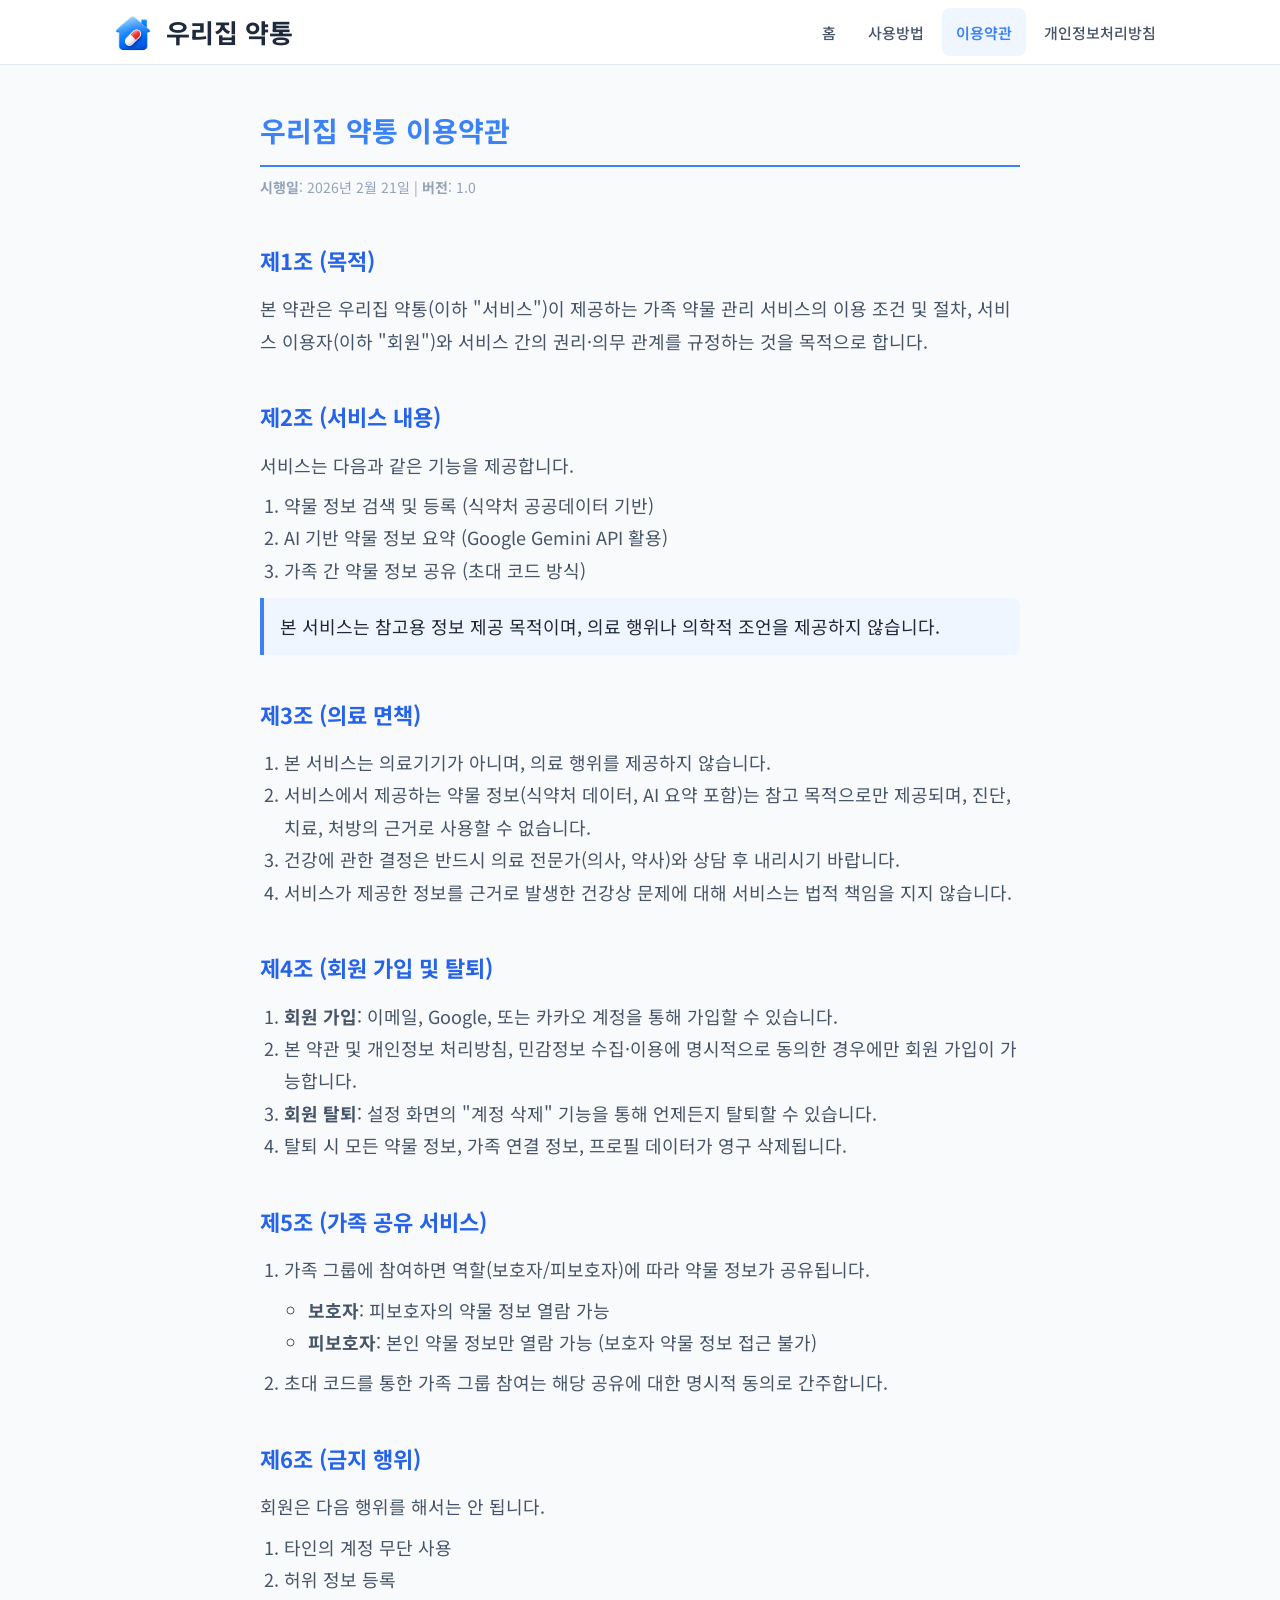
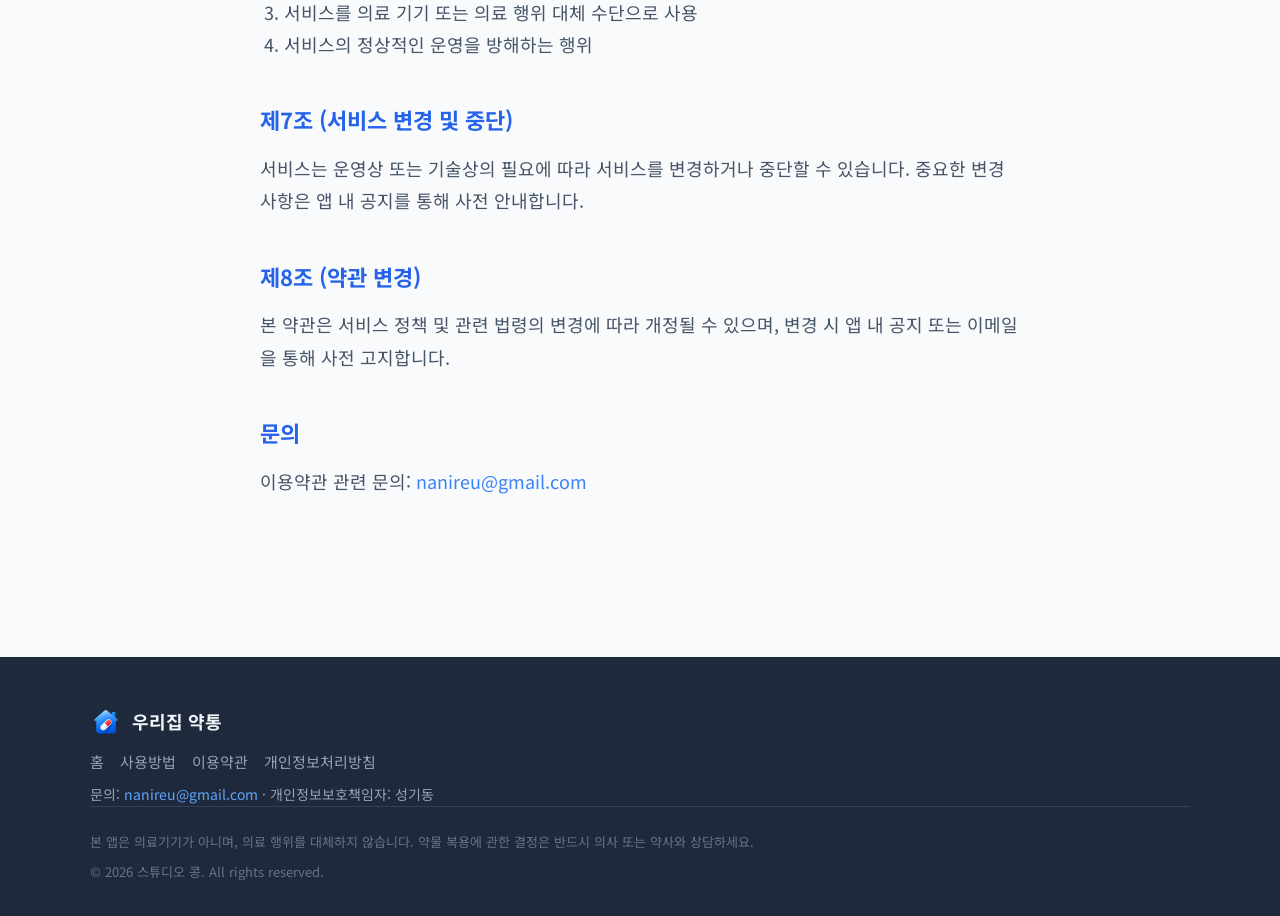
<file: terms.html>
<!DOCTYPE html>
<html lang="ko">
<head>
    <meta charset="UTF-8">
    <meta name="viewport" content="width=device-width, initial-scale=1.0">
    <title>이용약관 - 우리집 약통</title>
    <meta name="description" content="우리집 약통 이용약관">
    <meta name="theme-color" content="#3B82F6">
    <meta property="og:type" content="website">
    <meta property="og:site_name" content="우리집 약통">
    <meta property="og:url" content="https://fammed.kr/terms.html">
    <meta property="og:title" content="이용약관 - 우리집 약통">
    <meta property="og:description" content="우리집 약통 이용약관">
    <meta property="og:image" content="https://fammed.kr/images/feature.png">
    <meta name="twitter:card" content="summary_large_image">
    <meta name="twitter:title" content="이용약관 - 우리집 약통">
    <meta name="twitter:description" content="우리집 약통 이용약관">
    <meta name="twitter:image" content="https://fammed.kr/images/feature.png">
    <link rel="canonical" href="https://fammed.kr/terms.html">
    <link rel="icon" type="image/png" href="images/favicon.png?v=3">
    <link rel="preconnect" href="https://fonts.googleapis.com">
    <link rel="preconnect" href="https://fonts.gstatic.com" crossorigin>
    <link href="https://fonts.googleapis.com/css2?family=Noto+Sans+KR:wght@400;500;600;700;800&display=swap" rel="stylesheet">
    <link rel="stylesheet" href="css/style.css">
</head>
<body>

<!-- Header -->
<header class="site-header">
    <div class="header-inner">
        <a href="index.html" class="header-logo">
            <span class="logo-mark">
                <img src="images/logo.png" alt="우리집 약통 로고" class="logo-base">
                <img src="images/logo_capsule.png" alt="" aria-hidden="true" class="logo-capsule">
            </span>
            <span>우리집 약통</span>
        </a>
        <button class="hamburger" onclick="this.classList.toggle('open');this.nextElementSibling.querySelector('.header-nav').classList.toggle('open')" aria-label="메뉴">
            <span></span>
            <span></span>
            <span></span>
        </button>
        <nav>
            <ul class="header-nav">
                <li><a href="index.html">홈</a></li>
                <li><a href="guide.html">사용방법</a></li>
                <li><a href="terms.html" class="active">이용약관</a></li>
                <li><a href="privacy.html">개인정보처리방침</a></li>
            </ul>
        </nav>
    </div>
</header>

<!-- Terms Content -->
<main class="legal-content">
    <h1>우리집 약통 이용약관</h1>
    <p class="date"><strong>시행일</strong>: 2026년 2월 21일 | <strong>버전</strong>: 1.0</p>

    <h2>제1조 (목적)</h2>
    <p>본 약관은 우리집 약통(이하 "서비스")이 제공하는 가족 약물 관리 서비스의 이용 조건 및 절차, 서비스 이용자(이하 "회원")와 서비스 간의 권리·의무 관계를 규정하는 것을 목적으로 합니다.</p>

    <h2>제2조 (서비스 내용)</h2>
    <p>서비스는 다음과 같은 기능을 제공합니다.</p>
    <ol>
        <li>약물 정보 검색 및 등록 (식약처 공공데이터 기반)</li>
        <li>AI 기반 약물 정보 요약 (Google Gemini API 활용)</li>
        <li>가족 간 약물 정보 공유 (초대 코드 방식)</li>
    </ol>
    <blockquote>본 서비스는 참고용 정보 제공 목적이며, 의료 행위나 의학적 조언을 제공하지 않습니다.</blockquote>

    <h2>제3조 (의료 면책)</h2>
    <ol>
        <li>본 서비스는 의료기기가 아니며, 의료 행위를 제공하지 않습니다.</li>
        <li>서비스에서 제공하는 약물 정보(식약처 데이터, AI 요약 포함)는 참고 목적으로만 제공되며, 진단, 치료, 처방의 근거로 사용할 수 없습니다.</li>
        <li>건강에 관한 결정은 반드시 의료 전문가(의사, 약사)와 상담 후 내리시기 바랍니다.</li>
        <li>서비스가 제공한 정보를 근거로 발생한 건강상 문제에 대해 서비스는 법적 책임을 지지 않습니다.</li>
    </ol>

    <h2>제4조 (회원 가입 및 탈퇴)</h2>
    <ol>
        <li><strong>회원 가입</strong>: 이메일, Google, 또는 카카오 계정을 통해 가입할 수 있습니다.</li>
        <li>본 약관 및 개인정보 처리방침, 민감정보 수집·이용에 명시적으로 동의한 경우에만 회원 가입이 가능합니다.</li>
        <li><strong>회원 탈퇴</strong>: 설정 화면의 "계정 삭제" 기능을 통해 언제든지 탈퇴할 수 있습니다.</li>
        <li>탈퇴 시 모든 약물 정보, 가족 연결 정보, 프로필 데이터가 영구 삭제됩니다.</li>
    </ol>

    <h2>제5조 (가족 공유 서비스)</h2>
    <ol>
        <li>가족 그룹에 참여하면 역할(보호자/피보호자)에 따라 약물 정보가 공유됩니다.
            <ul>
                <li><strong>보호자</strong>: 피보호자의 약물 정보 열람 가능</li>
                <li><strong>피보호자</strong>: 본인 약물 정보만 열람 가능 (보호자 약물 정보 접근 불가)</li>
            </ul>
        </li>
        <li>초대 코드를 통한 가족 그룹 참여는 해당 공유에 대한 명시적 동의로 간주합니다.</li>
    </ol>

    <h2>제6조 (금지 행위)</h2>
    <p>회원은 다음 행위를 해서는 안 됩니다.</p>
    <ol>
        <li>타인의 계정 무단 사용</li>
        <li>허위 정보 등록</li>
        <li>서비스를 의료 기기 또는 의료 행위 대체 수단으로 사용</li>
        <li>서비스의 정상적인 운영을 방해하는 행위</li>
    </ol>

    <h2>제7조 (서비스 변경 및 중단)</h2>
    <p>서비스는 운영상 또는 기술상의 필요에 따라 서비스를 변경하거나 중단할 수 있습니다. 중요한 변경 사항은 앱 내 공지를 통해 사전 안내합니다.</p>

    <h2>제8조 (약관 변경)</h2>
    <p>본 약관은 서비스 정책 및 관련 법령의 변경에 따라 개정될 수 있으며, 변경 시 앱 내 공지 또는 이메일을 통해 사전 고지합니다.</p>

    <h2>문의</h2>
    <p>이용약관 관련 문의: <a href="mailto:nanireu@gmail.com">nanireu@gmail.com</a></p>
</main>

<!-- Footer -->
<footer class="site-footer">
    <div class="footer-inner">
        <div>
            <div class="footer-brand">
                <img src="images/logo.png" alt="우리집 약통">
                <span>우리집 약통</span>
            </div>
            <ul class="footer-nav">
                <li><a href="index.html">홈</a></li>
                <li><a href="guide.html">사용방법</a></li>
                <li><a href="terms.html">이용약관</a></li>
                <li><a href="privacy.html">개인정보처리방침</a></li>
            </ul>
            <p class="footer-contact">문의: <a href="mailto:nanireu@gmail.com">nanireu@gmail.com</a> · 개인정보보호책임자: 성기동</p>
        </div>
        <p class="footer-disclaimer">
            본 앱은 의료기기가 아니며, 의료 행위를 대체하지 않습니다.
            약물 복용에 관한 결정은 반드시 의사 또는 약사와 상담하세요.
        </p>
        <p class="footer-copyright">&copy; 2026 스튜디오 콩. All rights reserved.</p>
    </div>
</footer>

</body>
</html>
</file>
<file: css/style.css>
/* ===== Design Tokens ===== */
:root {
  --primary: #3B82F6;
  --primary-light: #60A5FA;
  --primary-dark: #2563EB;
  --primary-bg: #EFF6FF;
  --success: #10B981;
  --warning: #F59E0B;
  --danger: #EF4444;
  --bg: #F8FAFC;
  --surface: #FFFFFF;
  --text-primary: #1E293B;
  --text-secondary: #475569;
  --text-muted: #94A3B8;
  --border: #E2E8F0;
  --radius-sm: 8px;
  --radius-base: 12px;
  --radius-lg: 16px;
  --radius-xl: 24px;
  --shadow-sm: 0 1px 3px rgba(0,0,0,0.08);
  --shadow-md: 0 4px 12px rgba(0,0,0,0.1);
  --shadow-lg: 0 8px 24px rgba(0,0,0,0.12);
  --max-width: 1100px;
}

/* ===== Reset & Base ===== */
*, *::before, *::after { box-sizing: border-box; margin: 0; padding: 0; }

html { scroll-behavior: smooth; }

body {
  font-family: 'Noto Sans KR', -apple-system, 'Malgun Gothic', sans-serif;
  font-size: 18px;
  line-height: 1.8;
  color: var(--text-primary);
  background: var(--bg);
  -webkit-font-smoothing: antialiased;
}

img { max-width: 100%; height: auto; display: block; }
a { color: var(--primary); text-decoration: none; }
a:hover { text-decoration: underline; }

/* ===== Layout ===== */
.container { max-width: var(--max-width); margin: 0 auto; padding: 0 20px; }

/* ===== Header ===== */
.site-header {
  background: var(--surface);
  border-bottom: 1px solid var(--border);
  position: sticky;
  top: 0;
  z-index: 100;
}

.header-inner {
  max-width: var(--max-width);
  margin: 0 auto;
  padding: 0 20px;
  display: flex;
  align-items: center;
  justify-content: space-between;
  height: 64px;
}

.header-logo {
  display: flex;
  align-items: center;
  gap: 10px;
  text-decoration: none;
  color: var(--text-primary);
}
.header-logo:hover { text-decoration: none; }

.logo-mark { position: relative; display: inline-block; width: 46px; height: 46px; }
.logo-mark img { position: absolute; inset: 0; width: 100%; height: 100%; border-radius: 8px; }
.logo-mark .logo-capsule {
  transform-origin: 50% 62%;
  animation: logo-capsule-pulse 1s ease-in-out infinite;
}
.header-logo span { font-weight: 700; font-size: 26px; }
.header-logo h1 { font-weight: 700; font-size: 26px; margin: 0; line-height: 1; }

/* 알약이 심장 박동처럼 원래 크기에서 커졌다가 정확히 원래 크기로 돌아옴(집은 고정) */
@keyframes logo-capsule-pulse {
  0%, 100% { transform: scale(1); }
  25% { transform: scale(1.18); }
  40% { transform: scale(1); }
}

@media (prefers-reduced-motion: reduce) {
  .logo-mark .logo-capsule { animation: none; }
}

.header-nav {
  display: flex;
  gap: 4px;
  list-style: none;
  overflow-x: auto;
  -webkit-overflow-scrolling: touch;
}

.header-nav a {
  display: block;
  padding: 8px 14px;
  border-radius: var(--radius-sm);
  color: var(--text-secondary);
  font-size: 15px;
  font-weight: 500;
  white-space: nowrap;
  min-height: 48px;
  display: flex;
  align-items: center;
}

.header-nav a:hover { background: var(--primary-bg); color: var(--primary); text-decoration: none; }
.header-nav a.active { background: var(--primary-bg); color: var(--primary); font-weight: 600; }

/* Hamburger Button */
.hamburger {
  display: none;
  flex-direction: column;
  justify-content: center;
  align-items: center;
  background: none;
  border: none;
  cursor: pointer;
  padding: 8px;
  min-width: 48px;
  min-height: 48px;
  gap: 5px;
  margin-left: auto;
}

.hamburger span {
  display: block;
  width: 22px;
  height: 3px;
  background: var(--text-primary);
  border-radius: 2px;
  transition: transform 0.3s, opacity 0.3s;
}

.hamburger.open span:nth-child(1) { transform: rotate(45deg) translate(5px, 6px); }
.hamburger.open span:nth-child(2) { opacity: 0; }
.hamburger.open span:nth-child(3) { transform: rotate(-45deg) translate(5px, -6px); }

/* ===== Footer ===== */
.site-footer {
  background: var(--text-primary);
  color: #CBD5E1;
  padding: 48px 20px 32px;
  margin-top: 80px;
  font-size: 15px;
  line-height: 1.7;
}

.footer-inner {
  max-width: var(--max-width);
  margin: 0 auto;
}

.footer-brand { display: flex; align-items: center; gap: 10px; margin-bottom: 12px; }
.footer-brand img { width: 32px; height: 32px; border-radius: 6px; }
.footer-brand span { font-weight: 700; font-size: 18px; color: #F1F5F9; }

.footer-nav { list-style: none; display: flex; flex-wrap: wrap; gap: 16px; margin-bottom: 8px; }
.footer-nav a { color: #94A3B8; }
.footer-nav a:hover { color: #F1F5F9; }

.footer-contact { color: #94A3B8; font-size: 14px; margin-bottom: 0; }
.footer-contact a { color: var(--primary-light); }

.footer-disclaimer {
  grid-column: 1 / -1;
  padding-top: 24px;
  border-top: 1px solid #334155;
  font-size: 13px;
  color: #64748B;
}

.footer-copyright {
  grid-column: 1 / -1;
  font-size: 13px;
  color: #64748B;
  margin-top: 8px;
}

/* ===== Hero Section ===== */
.hero {
  background: linear-gradient(135deg, var(--primary-dark), var(--primary), var(--primary-light));
  color: white;
  padding: 80px 20px;
  text-align: center;
}

.hero-inner {
  max-width: var(--max-width);
  margin: 0 auto;
  display: flex;
  align-items: center;
  gap: 60px;
}

.hero-text { flex: 1; text-align: left; }

.hero-tagline {
  font-size: 16px;
  font-weight: 500;
  opacity: 0.9;
  margin-bottom: 12px;
}

.hero h1 {
  font-size: 40px;
  font-weight: 800;
  line-height: 1.3;
  margin-bottom: 20px;
}

.hero-desc {
  font-size: 20px;
  opacity: 0.9;
  margin-bottom: 32px;
  line-height: 1.6;
}

.hero-phone {
  flex-shrink: 0;
  width: 260px;
}

.phone-mockup {
  background: #1a1a1a;
  border-radius: 36px;
  padding: 12px;
  box-shadow: var(--shadow-lg);
}

.phone-mockup img {
  border-radius: 26px;
  width: 100%;
}

/* ===== Buttons ===== */
.btn {
  display: inline-flex;
  align-items: center;
  gap: 8px;
  padding: 16px 32px;
  border-radius: var(--radius-base);
  font-size: 18px;
  font-weight: 600;
  min-height: 56px;
  cursor: pointer;
  border: none;
  transition: transform 0.15s, box-shadow 0.15s;
}

.btn:hover { transform: translateY(-1px); box-shadow: var(--shadow-md); text-decoration: none; }

.btn-white { background: white; color: var(--primary-dark); }
.btn-primary { background: var(--primary); color: white; }
.btn-outline { background: transparent; color: white; border: 2px solid rgba(255,255,255,0.5); }

.btn-coming-soon {
  position: relative;
  opacity: 0.85;
}

.badge-soon {
  background: var(--warning);
  color: #1a1a1a;
  font-size: 11px;
  font-weight: 700;
  padding: 2px 8px;
  border-radius: 4px;
  margin-left: 4px;
}

.btn-sub { font-size: 14px; opacity: 0.7; margin-top: 8px; }

/* ===== Section Common ===== */
.section { padding: 80px 20px; }
.section-alt { background: var(--surface); }

.section-title {
  font-size: 32px;
  font-weight: 800;
  text-align: center;
  margin-bottom: 12px;
  color: var(--text-primary);
}

.section-subtitle {
  text-align: center;
  color: var(--text-secondary);
  font-size: 18px;
  margin-bottom: 48px;
}

/* ===== Feature Cards ===== */
.features-grid {
  max-width: var(--max-width);
  margin: 0 auto;
  display: grid;
  grid-template-columns: repeat(2, 1fr);
  gap: 24px;
}

.feature-card {
  background: var(--surface);
  border: 1px solid var(--border);
  border-radius: var(--radius-lg);
  padding: 32px;
  transition: box-shadow 0.2s, transform 0.2s;
}

.feature-card:hover { box-shadow: var(--shadow-md); transform: translateY(-2px); }

.feature-icon { font-size: 40px; margin-bottom: 16px; }

.feature-card h3 {
  font-size: 22px;
  font-weight: 700;
  margin-bottom: 8px;
}

.feature-card p {
  color: var(--text-secondary);
  font-size: 16px;
  line-height: 1.6;
}

/* ===== Steps ===== */
.steps {
  max-width: var(--max-width);
  margin: 0 auto;
  display: flex;
  gap: 24px;
  align-items: flex-start;
}

.step {
  flex: 1;
  text-align: center;
  padding: 24px;
}

.step-number {
  width: 56px;
  height: 56px;
  background: var(--primary);
  color: white;
  border-radius: 50%;
  display: inline-flex;
  align-items: center;
  justify-content: center;
  font-size: 24px;
  font-weight: 800;
  margin-bottom: 16px;
}

.step h3 { font-size: 20px; margin-bottom: 8px; }
.step p { color: var(--text-secondary); font-size: 16px; }

.step-arrow {
  flex-shrink: 0;
  align-self: center;
  font-size: 28px;
  color: var(--text-muted);
  padding-top: 20px;
}

/* ===== Elderly Section ===== */
.elderly-features {
  max-width: var(--max-width);
  margin: 0 auto;
  display: grid;
  grid-template-columns: repeat(3, 1fr);
  gap: 24px;
}

.elderly-card {
  text-align: center;
  padding: 32px 24px;
  background: var(--primary-bg);
  border-radius: var(--radius-lg);
}

.elderly-card .feature-icon { font-size: 48px; }
.elderly-card h3 { font-size: 20px; margin-bottom: 8px; }
.elderly-card p { color: var(--text-secondary); font-size: 16px; }

/* ===== CTA Section ===== */
.cta {
  background: linear-gradient(135deg, var(--primary-dark), var(--primary));
  color: white;
  text-align: center;
  padding: 64px 20px;
}

.cta h2 { font-size: 32px; font-weight: 800; margin-bottom: 12px; }
.cta p { font-size: 18px; opacity: 0.9; margin-bottom: 32px; }
.cta-sub { font-size: 15px; opacity: 0.7; margin-top: 16px; }

/* ===== Legal Content ===== */
.legal-content {
  max-width: 800px;
  margin: 0 auto;
  padding: 40px 20px 80px;
}

.legal-content h1 {
  color: var(--primary);
  border-bottom: 2px solid var(--primary);
  padding-bottom: 10px;
  font-size: 28px;
  margin-bottom: 8px;
}

.legal-content .date { color: var(--text-muted); font-size: 14px; margin-bottom: 24px; }

.legal-content h2 {
  color: var(--primary-dark);
  margin-top: 40px;
  margin-bottom: 12px;
  font-size: 22px;
}

.legal-content h3 {
  color: var(--text-primary);
  margin-top: 24px;
  margin-bottom: 8px;
  font-size: 18px;
}

.legal-content p, .legal-content li {
  color: var(--text-secondary);
  line-height: 1.8;
}

.legal-content ul, .legal-content ol { padding-left: 24px; margin: 8px 0; }

.legal-content table { border-collapse: collapse; width: 100%; margin: 12px 0; }
.legal-content th, .legal-content td { border: 1px solid var(--border); padding: 10px 14px; text-align: left; font-size: 16px; }
.legal-content th { background: var(--bg); font-weight: 600; }

.legal-content blockquote {
  background: var(--primary-bg);
  border-left: 4px solid var(--primary);
  padding: 12px 16px;
  margin: 12px 0;
  border-radius: 0 var(--radius-sm) var(--radius-sm) 0;
}

/* ===== Guide Page ===== */
.guide-content {
  max-width: 800px;
  margin: 0 auto;
  padding: 40px 20px 80px;
}

.guide-content h1 {
  color: var(--primary);
  font-size: 32px;
  margin-bottom: 8px;
}

.guide-intro {
  color: var(--text-secondary);
  font-size: 18px;
  margin-bottom: 40px;
  padding-bottom: 24px;
  border-bottom: 1px solid var(--border);
}

.guide-section {
  margin-bottom: 48px;
}

.guide-section-header {
  display: flex;
  align-items: center;
  gap: 12px;
  margin-bottom: 16px;
}

.guide-section-number {
  width: 40px;
  height: 40px;
  background: var(--primary);
  color: white;
  border-radius: 50%;
  display: flex;
  align-items: center;
  justify-content: center;
  font-weight: 800;
  font-size: 18px;
  flex-shrink: 0;
}

.guide-section h2 {
  font-size: 24px;
  color: var(--text-primary);
}

.guide-step {
  background: var(--surface);
  border: 1px solid var(--border);
  border-radius: var(--radius-base);
  padding: 20px 24px;
  margin-bottom: 12px;
  margin-left: 52px;
}

.guide-step h3 {
  font-size: 17px;
  color: var(--primary-dark);
  margin-bottom: 6px;
}

.guide-step p {
  color: var(--text-secondary);
  font-size: 16px;
  line-height: 1.7;
}

.guide-tip {
  background: #FEF3C7;
  border-left: 4px solid var(--warning);
  padding: 12px 16px;
  margin: 12px 0 12px 52px;
  border-radius: 0 var(--radius-sm) var(--radius-sm) 0;
  font-size: 15px;
  color: #92400E;
}

.guide-note {
  background: var(--primary-bg);
  border-left: 4px solid var(--primary);
  padding: 12px 16px;
  margin: 12px 0 12px 52px;
  border-radius: 0 var(--radius-sm) var(--radius-sm) 0;
  font-size: 15px;
}

/* ===== Responsive ===== */
@media (max-width: 768px) {
  .hamburger { display: flex; }
  .header-inner { height: 56px; }
  .logo-mark { width: 38px; height: 38px; }
  .header-logo span { font-size: 20px; white-space: nowrap; }
  .header-logo h1 { font-size: 20px; white-space: nowrap; }

  .header-nav {
    display: none;
    position: absolute;
    top: 56px;
    left: 0;
    right: 0;
    background: var(--surface);
    border-bottom: 1px solid var(--border);
    flex-direction: column;
    padding: 8px 20px 16px;
    box-shadow: var(--shadow-md);
  }
  .header-nav.open { display: flex; }
  .header-nav a { font-size: 16px; padding: 12px 16px; }

  .hero { padding: 48px 20px; }
  .hero-inner { flex-direction: column; gap: 32px; text-align: center; }
  .hero-text { text-align: center; }
  .hero h1 { font-size: 28px; }
  .hero-desc { font-size: 17px; }
  .hero-phone { width: 200px; }

  .btn-outline { display: flex; width: 100%; max-width: 340px; justify-content: center; margin: 0 auto 14px; }

  .section { padding: 48px 20px; }
  .section-title { font-size: 24px; }
  .section-subtitle { margin-bottom: 32px; }

  .features-grid { grid-template-columns: 1fr; }
  .feature-card { padding: 24px; }

  .steps { flex-direction: column; gap: 8px; align-items: center; }
  .step { padding: 16px; text-align: center; }
  .step-number { width: 44px; height: 44px; font-size: 20px; }
  .step-arrow { transform: rotate(90deg); padding: 0; font-size: 20px; }

  .elderly-features { grid-template-columns: 1fr; }


  .guide-step { margin-left: 0; }
  .guide-tip, .guide-note { margin-left: 0; }
}

@media (max-width: 480px) {
  body { font-size: 16px; }
  .logo-mark { width: 36px; height: 36px; }
  .header-logo span { font-size: 19px; }
  .header-logo h1 { font-size: 19px; }
  .header-logo { gap: 8px; }
  .hero h1 { font-size: 24px; }
  .btn { padding: 14px 24px; font-size: 16px; }
  .steps { gap: 4px; }
  .step { padding: 12px; }
  .step-arrow { font-size: 18px; }
}
</file>
